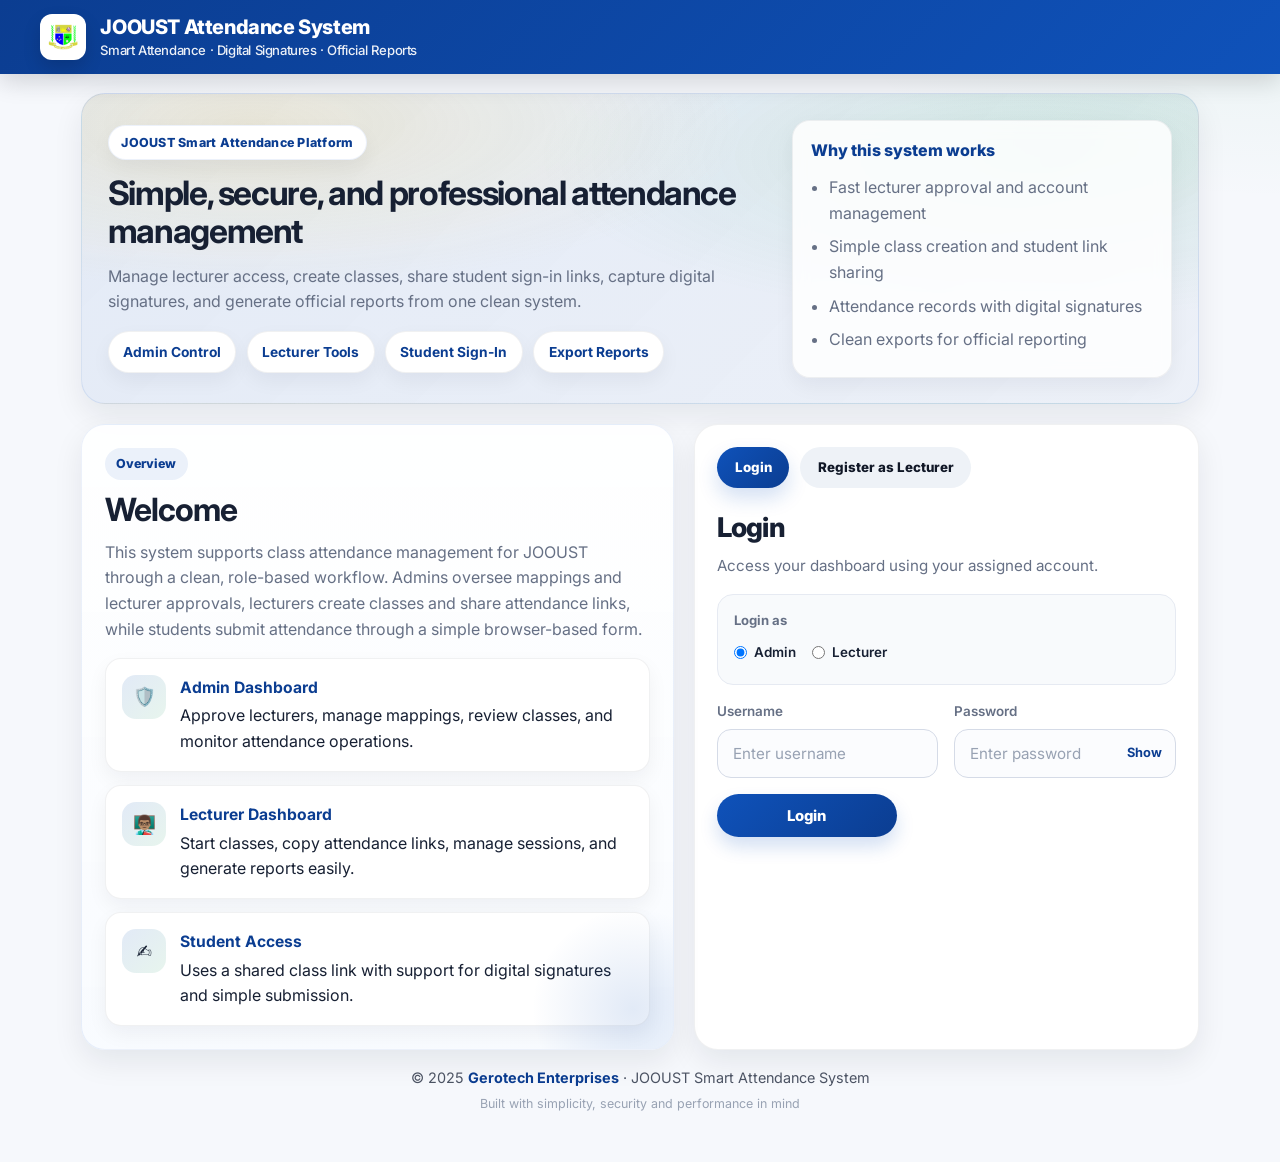
<file: index.html>
<!DOCTYPE html>
<html lang="en">
<head>
  <meta charset="UTF-8" />
  <meta name="viewport" content="width=device-width, initial-scale=1.0" />
  <title>JOOUST Attendance System - Login</title>

  <link rel="preconnect" href="https://fonts.googleapis.com">
  <link rel="preconnect" href="https://fonts.gstatic.com" crossorigin>
  <link href="https://fonts.googleapis.com/css2?family=Inter:wght@400;500;600;700;800&display=swap" rel="stylesheet">
  <link rel="stylesheet" href="./css/styles.css" />
</head>
<body>
  <header id="mainHeader">
    <div class="header-inner">
      <div class="brand">
        <img src="./assets/logo.jpg" alt="JOOUST Logo" />
        <h1>
          JOOUST Attendance System
          <span>Smart Attendance · Digital Signatures · Official Reports</span>
        </h1>
      </div>
    </div>
  </header>

  <main class="auth-wrap">
    <section class="hero hero-premium">
      <div class="hero-premium-grid">
        <div>
          <div class="eyebrow">JOOUST Smart Attendance Platform</div>
          <h2>Simple, secure, and professional attendance management</h2>
          <p>
            Manage lecturer access, create classes, share student sign-in links, capture digital signatures,
            and generate official reports from one clean system.
          </p>

          <div class="hero-badges">
            <span class="hero-badge">Admin Control</span>
            <span class="hero-badge">Lecturer Tools</span>
            <span class="hero-badge">Student Sign-In</span>
            <span class="hero-badge">Export Reports</span>
          </div>
        </div>

        <div class="hero-mini-card">
          <div class="hero-mini-title">Why this system works</div>
          <ul class="hero-mini-list">
            <li>Fast lecturer approval and account management</li>
            <li>Simple class creation and student link sharing</li>
            <li>Attendance records with digital signatures</li>
            <li>Clean exports for official reporting</li>
          </ul>
        </div>
      </div>
    </section>

    <section class="auth-grid improved-auth-grid">
      <div class="auth-side premium-side">
        <div class="section-label">Overview</div>
        <h2>Welcome</h2>
        <p>
          This system supports class attendance management for JOOUST through a clean, role-based workflow.
          Admins oversee mappings and lecturer approvals, lecturers create classes and share attendance links,
          while students submit attendance through a simple browser-based form.
        </p>

        <div class="feature-list">
          <div class="feature-item premium-feature">
            <div class="feature-icon">🛡️</div>
            <div>
              <b>Admin Dashboard</b>
              Approve lecturers, manage mappings, review classes, and monitor attendance operations.
            </div>
          </div>

          <div class="feature-item premium-feature">
            <div class="feature-icon">👨🏽‍🏫</div>
            <div>
              <b>Lecturer Dashboard</b>
              Start classes, copy attendance links, manage sessions, and generate reports easily.
            </div>
          </div>

          <div class="feature-item premium-feature">
            <div class="feature-icon">✍️</div>
            <div>
              <b>Student Access</b>
              Uses a shared class link with support for digital signatures and simple submission.
            </div>
          </div>
        </div>
      </div>

      <div class="auth-panel premium-auth-panel">
        <div class="tabs-lite better-tabs">
          <button type="button" class="tab-lite active" id="showLoginTab">Login</button>
          <button type="button" class="tab-lite" id="showRegisterTab">Register as Lecturer</button>
        </div>

        <section id="loginSection">
          <div class="form-heading">
            <h2 class="panel-title">Login</h2>
            <p class="panel-subtitle">Access your dashboard using your assigned account.</p>
          </div>

          <div class="role-box">
            <label class="role-box-title">Login as</label>
            <div class="role-options">
              <label class="role-option">
                <input type="radio" name="loginRole" value="admin" checked />
                <span>Admin</span>
              </label>
              <label class="role-option">
                <input type="radio" name="loginRole" value="lecturer" />
                <span>Lecturer</span>
              </label>
            </div>
          </div>

          <div class="row">
            <div>
              <label for="loginUsername">Username</label>
              <input id="loginUsername" type="text" placeholder="Enter username" autocomplete="username" />
            </div>
            <div class="input-wrap">
              <label for="loginPassword">Password</label>
              <input id="loginPassword" type="password" placeholder="Enter password" autocomplete="current-password" />
              <span class="password-toggle" id="toggleLoginPwd">Show</span>
            </div>
          </div>

          <div class="btn-group">
            <button class="btn btn-primary btn-wide" id="loginBtn">
              <span id="loginBtnText">Login</span>
            </button>
          </div>

          <div id="loginMessage" class="alert hidden"></div>
        </section>

        <section id="lecturerRegistrationSection" class="hidden">
          <div class="form-heading">
            <h2 class="panel-title">Lecturer Registration</h2>
            <p class="panel-subtitle">Create your lecturer account for admin approval.</p>
          </div>

          <div class="alert alert-info">
            Your account will remain <b>pending</b> until approved by the Admin.
          </div>

          <div class="row">
            <div>
              <label for="regSalutation">Salutation</label>
              <select id="regSalutation">
                <option value="Dr.">Dr.</option>
                <option value="Mr.">Mr.</option>
                <option value="Mrs.">Mrs.</option>
                <option value="Ms.">Ms.</option>
                <option value="Prof.">Prof.</option>
              </select>
            </div>
            <div>
              <label for="regFullName">Full Name</label>
              <input id="regFullName" type="text" placeholder="e.g. Jane Doe" />
            </div>
          </div>

          <div class="row">
            <div>
              <label for="regPF">PF No / ID</label>
              <input id="regPF" type="text" placeholder="Enter PF No / ID" />
            </div>
            <div>
              <label for="regUsername">Preferred Username</label>
              <input id="regUsername" type="text" placeholder="e.g. jdoe" />
            </div>
            <div class="input-wrap">
              <label for="regPassword">Password</label>
              <input id="regPassword" type="password" placeholder="Create password" />
              <span class="password-toggle" id="toggleRegPwd">Show</span>
            </div>
          </div>

          <div class="btn-group">
            <button class="btn btn-primary btn-wide" id="submitLecturerRegistration">
              <span id="registerBtnText">Submit Registration</span>
            </button>
          </div>

          <div id="lecturerRegMessage" class="alert hidden"></div>
        </section>
      </div>
    </section>

    <div class="footer">
      © 2025 <b>Gerotech Enterprises</b> · JOOUST Smart Attendance System
      <span class="footer-sub">Built with simplicity, security and performance in mind</span>
    </div>
  </main>

  <script src="./js/app.js"></script>
  <script>
    function showAuthPanel(panel){
      const loginSection = document.getElementById("loginSection");
      const regSection = document.getElementById("lecturerRegistrationSection");
      const loginTab = document.getElementById("showLoginTab");
      const regTab = document.getElementById("showRegisterTab");

      if(panel === "login"){
        loginSection.classList.remove("hidden");
        regSection.classList.add("hidden");
        loginTab.classList.add("active");
        regTab.classList.remove("active");
      } else {
        regSection.classList.remove("hidden");
        loginSection.classList.add("hidden");
        regTab.classList.add("active");
        loginTab.classList.remove("active");
      }
    }

    function setupPasswordToggle(toggleId, inputId){
      const toggle = document.getElementById(toggleId);
      const input = document.getElementById(inputId);

      toggle.addEventListener("click", ()=>{
        if(input.type === "password"){
          input.type = "text";
          toggle.textContent = "Hide";
        } else {
          input.type = "password";
          toggle.textContent = "Show";
        }
      });
    }

    setupPasswordToggle("toggleLoginPwd", "loginPassword");
    setupPasswordToggle("toggleRegPwd", "regPassword");

    document.getElementById("showLoginTab").addEventListener("click", ()=> showAuthPanel("login"));
    document.getElementById("showRegisterTab").addEventListener("click", ()=> showAuthPanel("register"));

    document.getElementById("submitLecturerRegistration").addEventListener("click", ()=>{
      const salutation = document.getElementById("regSalutation").value;
      const fullName = document.getElementById("regFullName").value.trim();
      const pf = document.getElementById("regPF").value.trim();
      const username = document.getElementById("regUsername").value.trim();
      const password = document.getElementById("regPassword").value;
      const msgEl = document.getElementById("lecturerRegMessage");
      const btn = document.getElementById("submitLecturerRegistration");
      const btnText = document.getElementById("registerBtnText");

      if(!fullName || !pf || !username || !password){
        setAlert(msgEl,"Please fill all required fields.","danger");
        return;
      }

      btn.disabled = true;
      btnText.textContent = "Submitting...";

      setTimeout(()=>{
        let data = loadData();

        if(data.lecturers.some(l=>l.username===username) || data.admins.some(a=>a.username===username)){
          setAlert(msgEl,"Username already exists.","danger");
          btn.disabled = false;
          btnText.textContent = "Submit Registration";
          return;
        }

        data.lecturers.push({
          id: uuid(),
          salutation,
          fullName,
          pf,
          username,
          password,
          approved: false
        });

        saveData(data);

        setAlert(msgEl,"Registration submitted successfully. Wait for Admin approval.","success");

        document.getElementById("regFullName").value = "";
        document.getElementById("regPF").value = "";
        document.getElementById("regUsername").value = "";
        document.getElementById("regPassword").value = "";

        btn.disabled = false;
        btnText.textContent = "Submit Registration";
      }, 700);
    });

    document.getElementById("loginBtn").addEventListener("click", ()=>{
      const username = document.getElementById("loginUsername").value.trim();
      const password = document.getElementById("loginPassword").value;
      const role = document.querySelector('input[name="loginRole"]:checked').value;
      const msgEl = document.getElementById("loginMessage");
      const btn = document.getElementById("loginBtn");
      const btnText = document.getElementById("loginBtnText");

      if(!username || !password){
        setAlert(msgEl,"Please enter username and password.","danger");
        return;
      }

      btn.disabled = true;
      btnText.textContent = "Checking...";

      setTimeout(()=>{
        const data = loadData();

        if(role === "admin"){
          const found = data.admins.find(a=>a.username===username && a.password===password);

          if(!found){
            setAlert(msgEl,"Invalid admin credentials.","danger");
            btn.disabled = false;
            btnText.textContent = "Login";
            return;
          }

          const session = {
            role: "admin",
            username: username,
            loginTime: new Date().toISOString()
          };

          localStorage.setItem("currentUser", JSON.stringify(session));
          setAlert(msgEl,"Login successful! Redirecting...","success");

          setTimeout(()=>{
            window.location.href = "admin.html";
          }, 800);
          return;
        }

        const lecturer = data.lecturers.find(l=>l.username===username && l.password===password);

        if(!lecturer){
          setAlert(msgEl,"Lecturer not found or wrong password.","danger");
          btn.disabled = false;
          btnText.textContent = "Login";
          return;
        }

        if(!lecturer.approved){
          setAlert(msgEl,"Your account is pending approval by Admin.","danger");
          btn.disabled = false;
          btnText.textContent = "Login";
          return;
        }

        const session = {
          role: "lecturer",
          id: lecturer.id,
          username: lecturer.username,
          loginTime: new Date().toISOString()
        };

        localStorage.setItem("currentUser", JSON.stringify(session));
        setAlert(msgEl,"Login successful! Redirecting...","success");

        setTimeout(()=>{
          window.location.href = "lecturer.html";
        }, 800);
      }, 700);
    });
  </script>
</body>
</html>
</file>
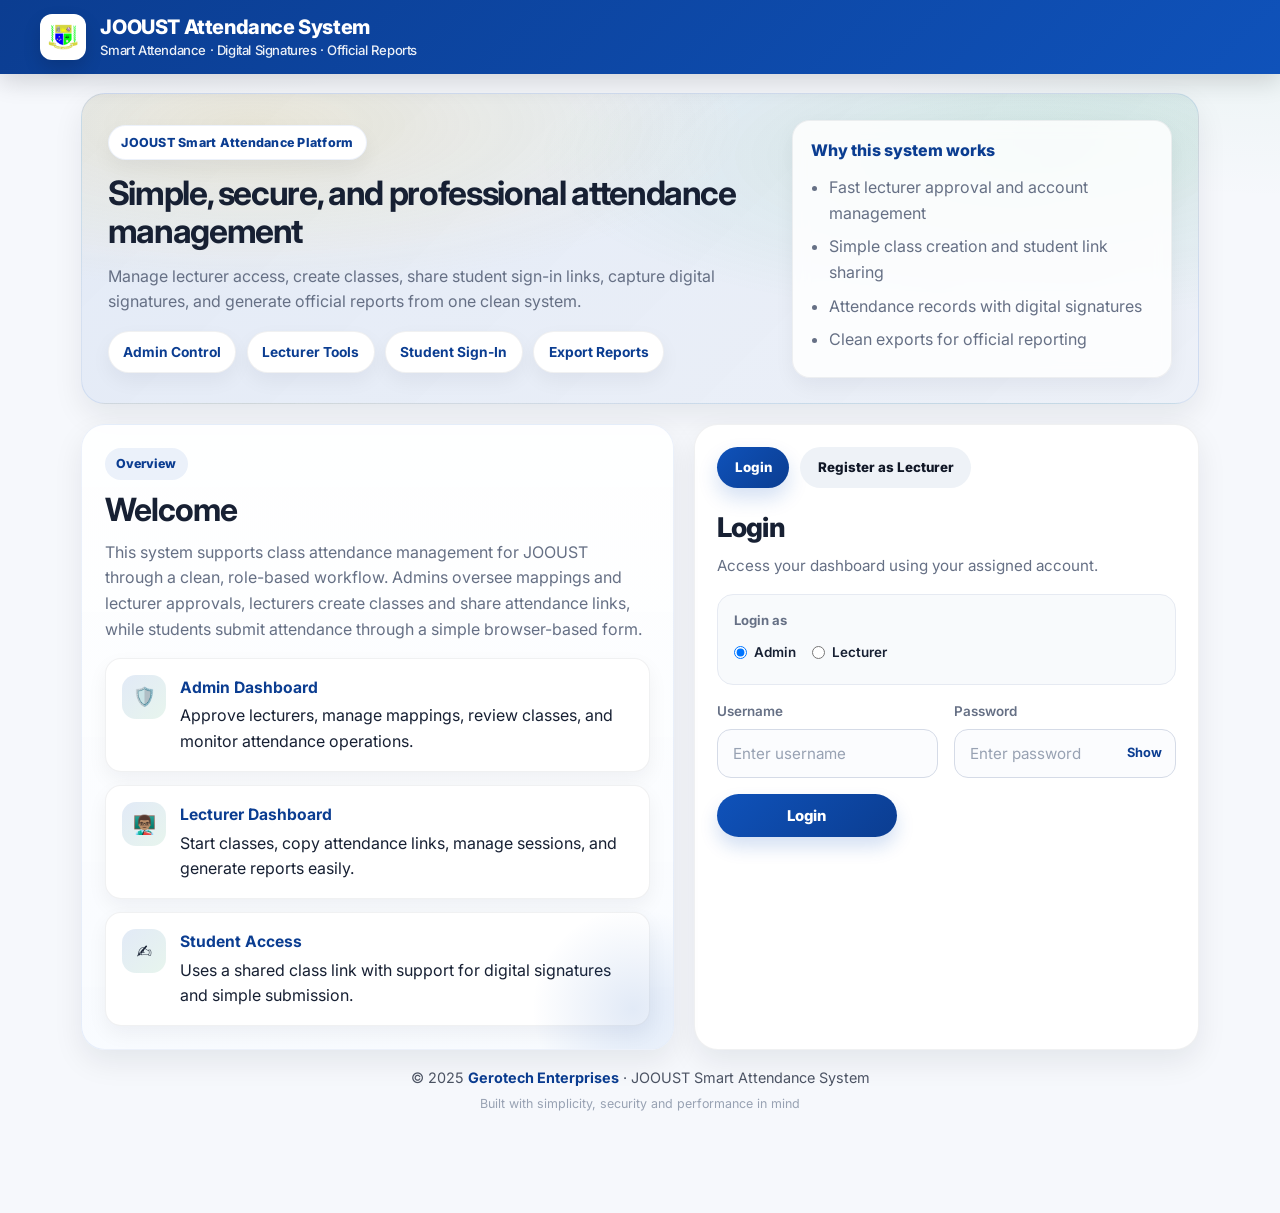
<file: admin.html>
<!DOCTYPE html>
<html lang="en">
<head>
  <meta charset="UTF-8" />
  <meta name="viewport" content="width=device-width, initial-scale=1.0" />
  <title>JOOUST Admin Dashboard</title>
  <link rel="stylesheet" href="./css/styles.css" />
</head>
<body>
  <section id="adminDashboard" class="admin-shell">
    <aside class="admin-sidebar">
      <div class="admin-brand">
        <img src="./assets/logo.jpg" alt="JOOUST Logo" class="admin-brand-image" />
        <div>
          <div class="admin-brand-title">JOOUST</div>
          <div class="admin-brand-subtitle">Attendance System</div>
        </div>
      </div>

      <nav class="admin-menu">
        <div class="admin-menu-group">MAIN</div>

        <button class="admin-menu-item active" data-admin-view="dashboardHome">
          <span>🏠</span><span>Dashboard</span>
        </button>

        <button class="admin-menu-item" data-admin-view="classesTab">
          <span>📚</span><span>Classes</span>
        </button>

        <button class="admin-menu-item" data-admin-view="lecturersTab">
          <span>👨🏽‍🏫</span><span>Lecturers</span>
        </button>

        <div class="admin-menu-group">MANAGE</div>

        <button class="admin-menu-item" data-admin-view="reportsTab">
          <span>📊</span><span>Reports</span>
        </button>

        <button class="admin-menu-item" data-admin-view="fraudTab">
          <span>🚨</span><span>Fraud Review</span>
        </button>

        <button class="admin-menu-item" data-admin-view="exportsTab">
          <span>⬇️</span><span>Raw Exports</span>
        </button>

        <div class="admin-menu-group">SETTINGS</div>

        <button class="admin-menu-item" id="adminProfileBtn">
          <span>🔐</span><span>Change Password</span>
        </button>

        <button class="admin-menu-item" id="adminLogoutBtn">
          <span>🚪</span><span>Logout</span>
        </button>
      </nav>
    </aside>

    <div class="admin-main">
      <header class="admin-topbar">
        <div class="admin-topbar-left">
          <button class="admin-menu-toggle" id="adminMenuToggle">☰</button>
          <div class="admin-search-wrap">
            <input type="text" id="adminSearchBox" class="admin-search" placeholder="Search by course title, code, programme, lecturer..." />
          </div>
        </div>

        <div class="admin-topbar-right">
          <div class="admin-user-box">
            <img src="./assets/logo.jpg" alt="JOOUST" class="admin-top-logo-small" />
            <span id="adminTopName">Admin</span>
          </div>
        </div>
      </header>

      <div class="admin-content one-page-tight">
        <section id="dashboardHome" class="admin-view">
          <div class="admin-panel">
            <h2>JOOUST Admin Dashboard</h2>
            <p class="page-intro">Monitor lecturers, classes, attendance, and possible fraud indicators in real time.</p>

            <div class="admin-stat-grid">
              <div class="admin-stat-card green">
                <div class="admin-stat-number" id="kpiClasses">0</div>
                <div class="admin-stat-label">Classes</div>
                <div class="admin-stat-footer">Live overview</div>
              </div>

              <div class="admin-stat-card red">
                <div class="admin-stat-number" id="kpiAttendance">0</div>
                <div class="admin-stat-label">Attendance Records</div>
                <div class="admin-stat-footer">Live overview</div>
              </div>
            </div>
          </div>

          <div class="admin-grid-2">
            <div class="admin-panel">
              <h3>Recent Classes</h3>
              <div id="recentClassesBox" class="admin-table-wrap"></div>
            </div>

            <div class="admin-panel">
              <h3>Latest Attendance</h3>
              <div id="latestAttendanceBox" class="admin-table-wrap"></div>
            </div>
          </div>
        </section>

        <section id="lecturersTab" class="admin-view hidden admin-panel">
          <h3>Lecturer Accounts</h3>
          <p class="page-intro">Approve new registrations and manage lecturer accounts.</p>
          <div id="lecturersTableWrapper" class="muted" style="margin-top:1rem;"></div>
        </section>

        <section id="classesTab" class="admin-view hidden admin-panel">
          <div class="sheet-header">
            <div>
              <h3 style="margin:.1rem 0;">All Classes</h3>
              <div class="small">Compact premium monitoring with advanced filters and class-sheet access.</div>
            </div>
          </div>

          <div class="filter-card compact">
            <div class="filter-toolbar-extended">
              <div>
                <label for="adminClassFilter">Search</label>
                <input id="adminClassFilter" type="text" placeholder="Search title, code, lecturer, programme, faculty" />
              </div>

              <div>
                <label for="filterMode">Mode</label>
                <select id="filterMode">
                  <option value="">All</option>
                  <option value="physical">Physical</option>
                  <option value="online">Online</option>
                </select>
              </div>

              <div>
                <label for="filterStatus">Status</label>
                <select id="filterStatus">
                  <option value="">All</option>
                  <option value="open">Open</option>
                  <option value="closed">Closed</option>
                </select>
              </div>

              <div>
                <label for="filterFraud">Fraud</label>
                <select id="filterFraud">
                  <option value="">All</option>
                  <option value="flagged">Flagged only</option>
                  <option value="clean">Clean only</option>
                </select>
              </div>
            </div>

            <div class="filter-toolbar-extended">
              <div>
                <label for="filterFaculty">Faculty / School</label>
                <input id="filterFaculty" type="text" placeholder="e.g. Education" />
              </div>

              <div>
                <label for="filterLecturer">Lecturer</label>
                <input id="filterLecturer" type="text" placeholder="e.g. Dr. Jane Doe" />
              </div>

              <div>
                <label for="filterAttendance">Attendance</label>
                <select id="filterAttendance">
                  <option value="">All</option>
                  <option value="0">Zero attendance</option>
                  <option value="1plus">1 and above</option>
                  <option value="5plus">5 and above</option>
                </select>
              </div>

              <div>
                <label for="filterSort">Sort By</label>
                <select id="filterSort">
                  <option value="date_desc">Newest first</option>
                  <option value="date_asc">Oldest first</option>
                  <option value="attendance_desc">Attendance high-low</option>
                  <option value="attendance_asc">Attendance low-high</option>
                  <option value="title_asc">Title A-Z</option>
                </select>
              </div>
            </div>

            <div class="filter-inline-actions">
              <button class="btn btn-primary" id="applyClassFiltersBtn">Apply Filters</button>
              <button class="btn btn-secondary" id="resetClassFiltersBtn">Reset</button>
            </div>
          </div>

          <div id="adminClassesTableWrapper" class="muted" style="margin-top:.9rem;"></div>
        </section>

        <section id="classSheetTab" class="admin-view hidden admin-panel">
          <div class="sheet-header">
            <div>
              <div class="sheet-title" id="classSheetTitle">Class Attendance Sheet</div>
              <div class="sheet-subtitle" id="classSheetSubtitle">Detailed attendance records for selected class</div>
            </div>
            <div class="compact-actions">
              <button class="back-link" id="backToClassesBtn">← Back to Classes</button>
            </div>
          </div>

          <div class="class-sheet-summary">
            <div class="sheet-stat">
              <div class="label">Total Attendance</div>
              <div class="value" id="sheetTotalAttendance">0</div>
            </div>
            <div class="sheet-stat">
              <div class="label">Class Mode</div>
              <div class="value" id="sheetClassMode">-</div>
            </div>
            <div class="sheet-stat">
              <div class="label">Venue</div>
              <div class="value" id="sheetVenue">-</div>
            </div>
            <div class="sheet-stat">
              <div class="label">Date & Time</div>
              <div class="value" id="sheetDateTime">-</div>
            </div>
          </div>

          <div class="sheet-filter-bar">
            <div>
              <label for="sheetSearch">Search Attendees</label>
              <input id="sheetSearch" type="text" placeholder="Search by name, admission or device" />
            </div>
            <div>
              <label for="sheetSuspiciousOnly">Suspicious</label>
              <select id="sheetSuspiciousOnly">
                <option value="">All attendees</option>
                <option value="yes">Suspicious only</option>
              </select>
            </div>
            <div>
              <label for="sheetSort">Sort</label>
              <select id="sheetSort">
                <option value="time_desc">Latest first</option>
                <option value="time_asc">Earliest first</option>
                <option value="name_asc">Name A-Z</option>
              </select>
            </div>
          </div>

          <div class="compact-actions" style="margin-bottom:.85rem;">
            <button class="btn btn-primary" id="sheetApplyFiltersBtn">Apply</button>
            <button class="btn btn-secondary" id="sheetResetFiltersBtn">Reset</button>
            <button class="btn btn-primary" id="sheetExportCsvBtn">Export Attendance CSV</button>
            <button class="btn btn-secondary" id="sheetExportExcelBtn">Export Attendance Excel</button>
          </div>

          <div id="classSheetTableWrap"></div>
        </section>

        <section id="reportsTab" class="admin-view hidden admin-panel">
          <h3>Reports</h3>
          <p class="page-intro">Filter by academic and class details and export polished reports.</p>

          <div class="row">
            <div>
              <label for="repFacultySchool">Faculty / School</label>
              <select id="repFacultySchool"></select>
            </div>
            <div>
              <label for="repProgramme">Programme</label>
              <select id="repProgramme"></select>
            </div>
            <div>
              <label for="repAcademicYear">Academic Year</label>
              <select id="repAcademicYear"></select>
            </div>
          </div>

          <div class="row">
            <div>
              <label for="repYearOfStudy">Year of Study</label>
              <select id="repYearOfStudy"></select>
            </div>
            <div>
              <label for="repSemester">Semester</label>
              <select id="repSemester"></select>
            </div>
            <div>
              <label for="repCourseTitle">Course Title</label>
              <input id="repCourseTitle" type="text" placeholder="e.g. Communication Skills" />
            </div>
          </div>

          <div class="row">
            <div>
              <label for="repCourseCode">Course Code</label>
              <input id="repCourseCode" type="text" placeholder="e.g. BIT 1203" />
            </div>
            <div>
              <label for="repLecturerName">Lecturer Name</label>
              <select id="repLecturerName"></select>
            </div>
            <div>
              <label for="repClassMode">Class Mode</label>
              <select id="repClassMode">
                <option value="">All</option>
                <option value="physical">Physical</option>
                <option value="online">Online</option>
              </select>
            </div>
          </div>

          <div class="row">
            <div>
              <label for="repStatus">Status</label>
              <select id="repStatus">
                <option value="">All</option>
                <option value="open">Open</option>
                <option value="closed">Closed</option>
              </select>
            </div>
          </div>

          <div class="btn-group">
            <button class="btn btn-primary" id="generateReportBtn">
              <span id="generateReportText">Generate Report</span>
            </button>
          </div>

          <div id="reportArea" class="hidden" style="margin-top:1rem;">
            <div class="btn-group">
              <button class="btn btn-primary" id="exportPdfBtn">Download PDF</button>
              <button class="btn btn-secondary" id="exportWordBtn">Download Word</button>
              <button class="btn btn-secondary" id="exportExcelBtn">Download Excel</button>
            </div>

            <div id="reportMeta" class="muted" style="margin-top:.6rem;"></div>
            <table id="reportTable"></table>
          </div>
        </section>

        <section id="fraudTab" class="admin-view hidden admin-panel">
          <h3>Fraud Review</h3>
          <p class="page-intro">Review suspicious attendance submissions such as repeated devices and duplicate admission numbers.</p>

          <div class="btn-group">
            <button class="btn btn-primary" id="refreshFraudBtn">Refresh Fraud Review</button>
            <button class="btn btn-secondary" id="exportFraudBtn">Export Fraud Report</button>
          </div>

          <div id="fraudReviewWrapper" style="margin-top:1rem;"></div>
        </section>

        <section id="exportsTab" class="admin-view hidden admin-panel">
          <h3>Raw Attendance Export</h3>
          <p class="page-intro">Export attendance with names, admission numbers, timestamps, signatures, and device fingerprint.</p>

          <div class="row">
            <div>
              <label for="rawClassPick">Pick Class</label>
              <select id="rawClassPick"></select>
            </div>
            <div>
              <label>Export Format</label>
              <div class="btn-group" style="margin-top:.2rem;">
                <button class="btn btn-primary" id="rawExportCsvBtn">Download CSV</button>
                <button class="btn btn-secondary" id="rawExportExcelBtn">Download Excel</button>
              </div>
            </div>
          </div>

          <div id="rawExportMsg" class="alert hidden"></div>
        </section>

        <div class="footer">
          © 2025 <b>Gerotech Enterprises</b> · JOOUST Smart Attendance System
          <span class="footer-sub">Built with simplicity, security and performance in mind</span>
        </div>
      </div>
    </div>
  </section>

  <div id="pwdModal" class="hidden" style="position:fixed;inset:0;z-index:9999;background:rgba(15,23,42,.62);display:flex;align-items:center;justify-content:center;padding:1rem;">
    <div class="card" style="width:min(520px,96%);box-shadow:var(--shadow-soft);">
      <h3 style="margin:.1rem 0 .6rem;">Change Password</h3>

      <div class="row">
        <div class="input-wrap">
          <label for="pwdOld">Current Password</label>
          <input id="pwdOld" type="password" />
          <span class="password-toggle" id="toggleOldPwd">Show</span>
        </div>
      </div>

      <div class="row">
        <div class="input-wrap">
          <label for="pwdNew">New Password</label>
          <input id="pwdNew" type="password" />
          <span class="password-toggle" id="toggleNewPwd">Show</span>
        </div>
        <div class="input-wrap">
          <label for="pwdNew2">Confirm New Password</label>
          <input id="pwdNew2" type="password" />
          <span class="password-toggle" id="toggleNewPwd2">Show</span>
        </div>
      </div>

      <div class="btn-group">
        <button class="btn btn-primary" id="pwdSaveBtn"><span id="pwdSaveText">Save</span></button>
        <button class="btn btn-secondary" id="pwdCloseBtn">Close</button>
      </div>

      <div id="pwdMsg" class="alert hidden" style="margin-top:.8rem;"></div>
    </div>
  </div>

  <script src="./js/app.js"></script>
  <script>
    let currentUser = null;
    let adminLiveRefresh = null;
    let selectedClassId = null;

    function setupPasswordToggle(toggleId, inputId){
      const toggle = document.getElementById(toggleId);
      const input = document.getElementById(inputId);
      toggle.addEventListener("click", ()=>{
        if(input.type === "password"){
          input.type = "text";
          toggle.textContent = "Hide";
        } else {
          input.type = "password";
          toggle.textContent = "Show";
        }
      });
    }

    function showEmptyState(el, title, message){
      el.innerHTML = `
        <div class="empty-state">
          <h3>${title}</h3>
          <p>${message}</p>
        </div>
      `;
    }

    function showAdminView(viewId){
      document.querySelectorAll(".admin-view").forEach(v=>{
        v.classList.toggle("hidden", v.id !== viewId);
      });
      document.querySelectorAll(".admin-menu-item[data-admin-view]").forEach(btn=>{
        btn.classList.toggle("active", btn.getAttribute("data-admin-view") === viewId);
      });
    }

    function setupAdminMenu(){
      document.querySelectorAll(".admin-menu-item[data-admin-view]").forEach(btn=>{
        btn.addEventListener("click", ()=>{
          showAdminView(btn.getAttribute("data-admin-view"));
        });
      });

      document.getElementById("adminMenuToggle").addEventListener("click", ()=>{
        document.getElementById("adminDashboard").classList.toggle("sidebar-open");
      });

      document.getElementById("adminProfileBtn").addEventListener("click", ()=>{
        clearAlert(document.getElementById("pwdMsg"));
        document.getElementById("pwdOld").value = "";
        document.getElementById("pwdNew").value = "";
        document.getElementById("pwdNew2").value = "";
        document.getElementById("pwdModal").classList.remove("hidden");
      });

      document.getElementById("adminLogoutBtn").addEventListener("click", ()=>{
        localStorage.removeItem("currentUser");
        window.location.href = "index.html";
      });
    }

    function populateReportDropdowns(){
      const data = loadData();

      const facultyOptions = [
        "School of Informatics",
        "School of Education",
        "School of Business and Economics",
        "School of Health Sciences",
        "School of Engineering",
        "School of Agriculture and Food Security",
        "School of Arts and Social Sciences",
        "School of Law"
      ];

      const programmeOptions = [
        "Bachelor of Education Arts",
        "Bachelor of Education Science",
        "Bachelor of Science in Information Technology",
        "Bachelor of Science in Computer Science",
        "Diploma in Information Technology",
        "Diploma in Linux Engineering for IT Applications",
        "Bachelor of Business Administration",
        "Bachelor of Science in Nursing",
        "Bachelor of Science in Public Health"
      ];

      const academicYears = [];
      for(let y = 2025; y <= 2050; y++){
        academicYears.push(`${y}/${y + 1}`);
      }

      const yearOfStudyOptions = ["1", "2", "3", "4", "5", "6"];
      const semesterOptions = ["1", "2", "3", "4"];

      const lecturerOptions = data.lecturers
        .filter(l => l.approved)
        .map(l => `${l.salutation} ${l.fullName}`);

      setOptions(document.getElementById("repFacultySchool"), facultyOptions, "All Faculties / Schools");
      setOptions(document.getElementById("repProgramme"), programmeOptions, "All Programmes");
      setOptions(document.getElementById("repAcademicYear"), academicYears, "All Academic Years");
      setOptions(document.getElementById("repYearOfStudy"), yearOfStudyOptions, "All Years of Study");
      setOptions(document.getElementById("repSemester"), semesterOptions, "All Semesters");
      setOptions(document.getElementById("repLecturerName"), lecturerOptions, "All Lecturers");
    }

    function fraudSummaryForClass(classId, attendance){
      const classAttendance = attendance.filter(a=>a.classId === classId);
      const deviceCounts = {};
      const admissionCounts = {};

      classAttendance.forEach(a=>{
        if(a.deviceFingerprint){
          deviceCounts[a.deviceFingerprint] = (deviceCounts[a.deviceFingerprint] || 0) + 1;
        }
        const adm = String(a.admission || "").trim().toLowerCase();
        if(adm){
          admissionCounts[adm] = (admissionCounts[adm] || 0) + 1;
        }
      });

      return {
        repeatedDevices: Object.values(deviceCounts).filter(n=>n > 1).length,
        repeatedAdmissions: Object.values(admissionCounts).filter(n=>n > 1).length
      };
    }

    function getSuspiciousKeysForClass(classId, attendance){
      const rows = attendance.filter(a=>a.classId === classId);
      const deviceCounts = {};
      const admissionCounts = {};

      rows.forEach(a=>{
        const device = a.deviceFingerprint || "";
        const adm = String(a.admission || "").trim().toLowerCase();

        if(device) deviceCounts[device] = (deviceCounts[device] || 0) + 1;
        if(adm) admissionCounts[adm] = (admissionCounts[adm] || 0) + 1;
      });

      return {
        repeatedDevices: Object.keys(deviceCounts).filter(k => deviceCounts[k] > 1),
        repeatedAdmissions: Object.keys(admissionCounts).filter(k => admissionCounts[k] > 1)
      };
    }

    function getFraudCases(){
      const data = loadData();
      const fraudCases = [];
      const byClass = {};

      data.attendance.forEach(record=>{
        if(!byClass[record.classId]) byClass[record.classId] = [];
        byClass[record.classId].push(record);
      });

      Object.keys(byClass).forEach(classId=>{
        const records = byClass[classId];
        const cls = data.classes.find(c=>c.id === classId);
        const deviceMap = {};
        const admissionMap = {};

        records.forEach(r=>{
          const device = r.deviceFingerprint || "";
          const admission = String(r.admission || "").trim().toLowerCase();

          if(device){
            if(!deviceMap[device]) deviceMap[device] = [];
            deviceMap[device].push(r);
          }

          if(admission){
            if(!admissionMap[admission]) admissionMap[admission] = [];
            admissionMap[admission].push(r);
          }
        });

        Object.keys(deviceMap).forEach(device=>{
          if(deviceMap[device].length > 1){
            deviceMap[device].forEach(r=>{
              fraudCases.push({
                classId,
                classLabel: cls ? `${cls.courseTitle || ""} (${cls.courseCode || ""})` : classId,
                studentName: `${r.surname || ""} ${r.first || ""}`.trim(),
                admission: r.admission || "",
                deviceFingerprint: r.deviceFingerprint || "",
                issue: "Repeated device",
                createdAt: r.createdAt || ""
              });
            });
          }
        });

        Object.keys(admissionMap).forEach(admission=>{
          if(admissionMap[admission].length > 1){
            admissionMap[admission].forEach(r=>{
              fraudCases.push({
                classId,
                classLabel: cls ? `${cls.courseTitle || ""} (${cls.courseCode || ""})` : classId,
                studentName: `${r.surname || ""} ${r.first || ""}`.trim(),
                admission: r.admission || "",
                deviceFingerprint: r.deviceFingerprint || "",
                issue: "Repeated admission",
                createdAt: r.createdAt || ""
              });
            });
          }
        });
      });

      return fraudCases;
    }

    function renderFraudReview(){
      const wrapper = document.getElementById("fraudReviewWrapper");
      const fraudCases = getFraudCases();
      const data = loadData();

      if(!fraudCases.length){
        wrapper.innerHTML = `
          <div class="empty-state">
            <h3>No fraud flags found</h3>
            <p>System clean ✔</p>
          </div>
        `;
        return;
      }

      wrapper.innerHTML = `
        <table>
          <thead>
            <tr>
              <th>Class</th>
              <th>Student</th>
              <th>Admission</th>
              <th>Device</th>
              <th>Issue</th>
              <th>Status</th>
              <th>Actions</th>
            </tr>
          </thead>
          <tbody>
            ${fraudCases.map(item=>{
              const isReviewed = data.fraudReviewed.includes(item.createdAt);
              return `
                <tr>
                  <td>${item.classLabel}</td>
                  <td>${item.studentName}</td>
                  <td>${item.admission}</td>
                  <td class="small">${item.deviceFingerprint}</td>
                  <td><span class="chip red">${item.issue}</span></td>
                  <td>${isReviewed ? `<span class="chip green">Reviewed</span>` : `<span class="chip red">Pending</span>`}</td>
                  <td>
                    <div class="table-actions">
                      <button class="btn btn-danger" onclick="deleteFraudRecord('${item.createdAt}')">Delete</button>
                      <button class="btn btn-secondary" onclick="markFraudReviewed('${item.createdAt}')">Mark Reviewed</button>
                    </div>
                  </td>
                </tr>
              `;
            }).join("")}
          </tbody>
        </table>
      `;
    }

    function deleteFraudRecord(createdAt){
      if(!confirm("Delete this suspicious attendance record?")) return;
      const data = loadData();
      data.attendance = data.attendance.filter(a => a.createdAt !== createdAt);
      data.fraudReviewed = data.fraudReviewed.filter(x => x !== createdAt);
      saveData(data);
      renderFraudReview();
      renderAdminClasses();
      renderDashboardHome();
      if(selectedClassId) openClassSheet(selectedClassId);
    }

    function markFraudReviewed(createdAt){
      const data = loadData();
      if(!data.fraudReviewed.includes(createdAt)){
        data.fraudReviewed.push(createdAt);
      }
      saveData(data);
      renderFraudReview();
    }

    function renderDashboardHome(){
      const data = loadData();
      document.getElementById("kpiClasses").textContent = data.classes.length;
      document.getElementById("kpiAttendance").textContent = data.attendance.length;

      const recentClasses = data.classes.slice().sort((a,b)=>(b.dateTime || "").localeCompare(a.dateTime || "")).slice(0,5);
      const latestAttendance = data.attendance.slice().sort((a,b)=>(b.createdAt || "").localeCompare(a.createdAt || "")).slice(0,5);

      const recentBox = document.getElementById("recentClassesBox");
      const latestBox = document.getElementById("latestAttendanceBox");

      if(!recentClasses.length){
        showEmptyState(recentBox, "No classes yet", "Classes created by lecturers will appear here.");
      } else {
        recentBox.innerHTML = `
          <table>
            <thead>
              <tr>
                <th>Course</th>
                <th>Code</th>
                <th>Lecturer</th>
                <th>Date</th>
              </tr>
            </thead>
            <tbody>
              ${recentClasses.map(c=>`
                <tr>
                  <td>${c.courseTitle || ""}</td>
                  <td>${c.courseCode || ""}</td>
                  <td>${c.lecturerName || ""}</td>
                  <td>${formatDateTime(c.dateTime)}</td>
                </tr>
              `).join("")}
            </tbody>
          </table>
        `;
      }

      if(!latestAttendance.length){
        showEmptyState(latestBox, "No attendance yet", "Submitted student attendance will appear here.");
      } else {
        latestBox.innerHTML = `
          <table>
            <thead>
              <tr>
                <th>Name</th>
                <th>Admission</th>
                <th>Time</th>
              </tr>
            </thead>
            <tbody>
              ${latestAttendance.map(a=>`
                <tr>
                  <td>${a.surname} ${a.first}</td>
                  <td>${a.admission}</td>
                  <td>${formatDateTime(a.createdAt)}</td>
                </tr>
              `).join("")}
            </tbody>
          </table>
        `;
      }
    }

    function renderAdminLecturers(){
      const wrapper = document.getElementById("lecturersTableWrapper");
      const data = loadData();

      if(!data.lecturers.length){
        showEmptyState(wrapper, "No lecturers registered", "New lecturer registrations will appear here for approval.");
        return;
      }

      wrapper.innerHTML = `
        <table>
          <thead>
            <tr>
              <th>Lecturer</th>
              <th>PF/ID</th>
              <th>Username</th>
              <th>Status</th>
              <th>Actions</th>
            </tr>
          </thead>
          <tbody>
            ${data.lecturers.map(lec=>`
              <tr>
                <td><b>${lec.salutation} ${lec.fullName}</b></td>
                <td>${lec.pf}</td>
                <td>${lec.username}</td>
                <td>${lec.approved ? `<span class="chip green">Approved</span>` : `<span class="chip red">Pending</span>`}</td>
                <td>
                  <div class="table-actions">
                    <button class="btn ${lec.approved ? "btn-secondary" : "btn-success"}" onclick="toggleLecturer('${lec.id}')">
                      ${lec.approved ? "Revoke" : "Approve"}
                    </button>
                    <button class="btn btn-danger" onclick="resetLecturerPwd('${lec.id}')">Reset Password</button>
                  </div>
                </td>
              </tr>
            `).join("")}
          </tbody>
        </table>
      `;
    }

    function toggleLecturer(id){
      const data = loadData();
      const lecturer = data.lecturers.find(l=>l.id===id);
      if(!lecturer) return;
      lecturer.approved = !lecturer.approved;
      saveData(data);
      renderAdminLecturers();
      populateReportDropdowns();
    }

    function resetLecturerPwd(id){
      const data = loadData();
      const lecturer = data.lecturers.find(l=>l.id===id);
      if(!lecturer) return;
      const newPwd = prompt("Enter new password for lecturer:", "1234");
      if(!newPwd) return;
      lecturer.password = newPwd;
      saveData(data);
      alert("Lecturer password reset successfully.");
    }

    function classMatchesSearch(cls, q){
      const s = q.toLowerCase();
      return (
        (cls.courseTitle || "").toLowerCase().includes(s) ||
        (cls.courseCode || "").toLowerCase().includes(s) ||
        (cls.lecturerName || "").toLowerCase().includes(s) ||
        (cls.programme || "").toLowerCase().includes(s) ||
        (cls.facultySchool || "").toLowerCase().includes(s) ||
        (cls.academicYear || "").toLowerCase().includes(s) ||
        (cls.yearOfStudy || "").toLowerCase().includes(s) ||
        (cls.semester || "").toLowerCase().includes(s) ||
        (cls.classMode || "").toLowerCase().includes(s)
      );
    }

    function getFilteredClasses(){
      const data = loadData();
      const q = document.getElementById("adminClassFilter").value.trim();
      const mode = document.getElementById("filterMode").value;
      const status = document.getElementById("filterStatus").value;
      const fraudFilter = document.getElementById("filterFraud").value;
      const faculty = document.getElementById("filterFaculty").value.trim().toLowerCase();
      const lecturer = document.getElementById("filterLecturer").value.trim().toLowerCase();
      const attendanceFilter = document.getElementById("filterAttendance").value;
      const sortBy = document.getElementById("filterSort").value;

      let rows = data.classes.filter(cls=>{
        const textMatch = !q || classMatchesSearch(cls, q);
        const modeMatch = !mode || (cls.classMode || "physical") === mode;
        const statusMatch = !status || cls.status === status;
        const facultyMatch = !faculty || (cls.facultySchool || "").toLowerCase().includes(faculty);
        const lecturerMatch = !lecturer || (cls.lecturerName || "").toLowerCase().includes(lecturer);

        const fraud = fraudSummaryForClass(cls.id, data.attendance);
        const isFlagged = fraud.repeatedDevices > 0 || fraud.repeatedAdmissions > 0;
        const fraudMatch =
          !fraudFilter ||
          (fraudFilter === "flagged" && isFlagged) ||
          (fraudFilter === "clean" && !isFlagged);

        const count = data.attendance.filter(a=>a.classId === cls.id).length;
        const attendanceMatch =
          !attendanceFilter ||
          (attendanceFilter === "0" && count === 0) ||
          (attendanceFilter === "1plus" && count >= 1) ||
          (attendanceFilter === "5plus" && count >= 5);

        return textMatch && modeMatch && statusMatch && facultyMatch && lecturerMatch && fraudMatch && attendanceMatch;
      });

      rows.sort((a,b)=>{
        const countA = data.attendance.filter(x=>x.classId === a.id).length;
        const countB = data.attendance.filter(x=>x.classId === b.id).length;

        if(sortBy === "date_asc") return (a.dateTime || "").localeCompare(b.dateTime || "");
        if(sortBy === "attendance_desc") return countB - countA;
        if(sortBy === "attendance_asc") return countA - countB;
        if(sortBy === "title_asc") return (a.courseTitle || "").localeCompare(b.courseTitle || "");
        return (b.dateTime || "").localeCompare(a.dateTime || "");
      });

      return rows;
    }

    function renderAdminClasses(){
      const wrap = document.getElementById("adminClassesTableWrapper");
      const data = loadData();
      const filtered = getFilteredClasses();

      if(!data.classes.length){
        wrap.innerHTML = `
          <div class="table-empty">
            <div class="empty-state">
              <h3>No classes available</h3>
              <p>Classes created by lecturers will appear here for monitoring.</p>
            </div>
          </div>
        `;
        return;
      }

      if(!filtered.length){
        wrap.innerHTML = `
          <div class="table-empty">
            <div class="empty-state">
              <h3>No matching classes</h3>
              <p>Adjust your filters and try again.</p>
            </div>
          </div>
        `;
        return;
      }

      function line(label, value){
        return value ? `<div class="class-meta"><b>${label}:</b> ${value}</div>` : "";
      }

      wrap.innerHTML = `
        <div class="premium-table-wrap">
          <table class="classes-table">
            <thead>
              <tr>
                <th style="width:22%;">Course Details</th>
                <th style="width:27%;">Programme Info</th>
                <th style="width:17%;">Mode / Geofence</th>
                <th style="width:16%;">Venue / Date</th>
                <th style="width:7%;">Status</th>
                <th style="width:7%;">Attendance</th>
                <th style="width:12%;">Fraud</th>
              </tr>
            </thead>
            <tbody>
              ${filtered.map(cls=>{
                const count = data.attendance.filter(a=>a.classId === cls.id).length;
                const fraud = fraudSummaryForClass(cls.id, data.attendance);
                const isPhysical = (cls.classMode || "physical") === "physical";

                return `
                  <tr>
                    <td>
                      <div class="class-title">${cls.courseTitle || "Untitled Class"}</div>
                      ${cls.courseCode ? `<div class="class-code">${cls.courseCode}</div>` : ""}
                      <div class="class-meta"><b>Lecturer:</b> ${cls.lecturerName || "-"}</div>
                    </td>

                    <td>
                      ${line("Faculty / School", cls.facultySchool)}
                      ${line("Programme", cls.programme)}
                      ${line("Academic Year", cls.academicYear)}
                      ${line("Year of Study", cls.yearOfStudy)}
                      ${line("Semester", cls.semester)}
                    </td>

                    <td>
                      <div class="mode-box">
                        <div class="mode-line"><b>Mode:</b> ${isPhysical ? "Physical" : "Online"}</div>
                        ${isPhysical ? `<div class="geo-chip">Geofence ${cls.geofenceRadius || 50}m</div>` : `<div class="geo-chip off">No geofence</div>`}
                        ${isPhysical && cls.latitude && cls.longitude ? `<div class="mode-line"><b>Coords:</b> ${Number(cls.latitude).toFixed(5)}, ${Number(cls.longitude).toFixed(5)}</div>` : ""}
                      </div>
                    </td>

                    <td>
                      <div class="venue-box">${cls.venue || "-"}</div>
                      <div class="venue-time">${formatDateTime(cls.dateTime)}</div>
                    </td>

                    <td>
                      ${cls.status === "open" ? `<span class="badge open">Open</span>` : `<span class="badge closed">Closed</span>`}
                    </td>

                    <td>
                      <a href="#" class="attendance-link" onclick="openClassSheet('${cls.id}'); return false;">${count}</a>
                    </td>

                    <td>
                      <div class="flag-stack">
                        ${fraud.repeatedDevices > 0 ? `<span class="flag-bad">Repeated device</span>` : `<span class="flag-ok">Device OK</span>`}
                        ${fraud.repeatedAdmissions > 0 ? `<span class="flag-bad">Admission issue</span>` : `<span class="flag-ok">Admission OK</span>`}
                      </div>
                    </td>
                  </tr>
                `;
              }).join("")}
            </tbody>
          </table>
        </div>
      `;
    }

    function getFilteredSheetAttendance(){
      const data = loadData();
      let rows = data.attendance.filter(a=>a.classId === selectedClassId);

      const search = document.getElementById("sheetSearch").value.trim().toLowerCase();
      const suspiciousOnly = document.getElementById("sheetSuspiciousOnly").value;
      const sort = document.getElementById("sheetSort").value;

      const suspicious = getSuspiciousKeysForClass(selectedClassId, data.attendance);

      rows = rows.filter(a=>{
        const text = [
          a.surname || "",
          a.middle || "",
          a.first || "",
          a.admission || "",
          a.deviceFingerprint || ""
        ].join(" ").toLowerCase();

        const searchMatch = !search || text.includes(search);

        const adm = String(a.admission || "").trim().toLowerCase();
        const isSuspicious =
          suspicious.repeatedDevices.includes(a.deviceFingerprint || "") ||
          suspicious.repeatedAdmissions.includes(adm);

        const suspiciousMatch = !suspiciousOnly || (suspiciousOnly === "yes" && isSuspicious);

        return searchMatch && suspiciousMatch;
      });

      rows.sort((a,b)=>{
        if(sort === "time_asc") return (a.createdAt || "").localeCompare(b.createdAt || "");
        if(sort === "name_asc"){
          const na = `${a.surname || ""} ${a.first || ""}`.trim();
          const nb = `${b.surname || ""} ${b.first || ""}`.trim();
          return na.localeCompare(nb);
        }
        return (b.createdAt || "").localeCompare(a.createdAt || "");
      });

      return rows;
    }

    function deleteAttendanceRecord(attendanceId){
      if(!confirm("Delete this attendance record?")) return;
      const data = loadData();
      data.attendance = data.attendance.filter(a => a.id !== attendanceId);
      saveData(data);
      renderAdminClasses();
      renderDashboardHome();
      if(selectedClassId) openClassSheet(selectedClassId);
    }

    function openClassSheet(classId){
      const data = loadData();
      const cls = data.classes.find(c=>c.id === classId);
      if(!cls) return;

      selectedClassId = classId;
      const attendance = getFilteredSheetAttendance();
      const suspicious = getSuspiciousKeysForClass(classId, data.attendance);

      document.getElementById("classSheetTitle").textContent = `${cls.courseTitle || "Class"} Attendance Sheet`;
      document.getElementById("classSheetSubtitle").textContent = `${cls.courseCode || ""} · ${cls.lecturerName || ""} · ${cls.programme || ""}`;
      document.getElementById("sheetTotalAttendance").textContent = data.attendance.filter(a=>a.classId === classId).length;
      document.getElementById("sheetClassMode").textContent = cls.classMode || "physical";
      document.getElementById("sheetVenue").textContent = cls.venue || "-";
      document.getElementById("sheetDateTime").textContent = formatDateTime(cls.dateTime);

      const wrap = document.getElementById("classSheetTableWrap");

      if(!attendance.length){
        wrap.innerHTML = `
          <div class="table-empty">
            <div class="empty-state">
              <h3>No matching attendance records</h3>
              <p>Adjust the attendee filters or wait for submissions.</p>
            </div>
          </div>
        `;
      } else {
        wrap.innerHTML = `
          <div class="premium-table-wrap">
            <table class="classes-table sheet-att-table">
              <thead>
                <tr>
                  <th>#</th>
                  <th>Surname</th>
                  <th>Middle</th>
                  <th>First</th>
                  <th>Admission</th>
                  <th>Device</th>
                  <th>Time</th>
                  <th>Flag</th>
                  <th>Signature</th>
                  <th>Action</th>
                </tr>
              </thead>
              <tbody>
                ${attendance.map((a, i)=>{
                  const adm = String(a.admission || "").trim().toLowerCase();
                  const isSuspicious =
                    suspicious.repeatedDevices.includes(a.deviceFingerprint || "") ||
                    suspicious.repeatedAdmissions.includes(adm);

                  return `
                    <tr>
                      <td>${i + 1}</td>
                      <td>${a.surname || ""}</td>
                      <td>${a.middle || ""}</td>
                      <td>${a.first || ""}</td>
                      <td>${a.admission || ""}</td>
                      <td class="small">${a.deviceFingerprint || ""}</td>
                      <td>${formatDateTime(a.createdAt)}</td>
                      <td>${isSuspicious ? `<span class="suspicious-pill">Suspicious</span>` : `<span class="flag-ok">OK</span>`}</td>
                      <td>${a.signature ? `<img src="${a.signature}" alt="Signature" />` : "-"}</td>
                      <td><button class="btn btn-danger" onclick="deleteAttendanceRecord('${a.id}')">Delete</button></td>
                    </tr>
                  `;
                }).join("")}
              </tbody>
            </table>
          </div>
        `;
      }

      showAdminView("classSheetTab");
    }

    function exportSelectedClassCsv(){
      if(!selectedClassId) return;
      const rows = getFilteredSheetAttendance().map(a=>[
        a.surname,
        a.middle || "",
        a.first,
        a.admission,
        a.deviceFingerprint || "",
        a.createdAt,
        a.signature || ""
      ]);

      if(!rows.length){
        alert("No attendance records found for this class.");
        return;
      }

      const header = ["Surname","Middle Name","First Name","Admission","DeviceFingerprint","Timestamp","Signature"];
      const csv = [header, ...rows].map(r=>r.map(v=>`"${String(v).replace(/"/g,'""')}"`).join(",")).join("\n");
      downloadBlob(csv, `class_attendance_${selectedClassId}.csv`, "text/csv;charset=utf-8;");
    }

    function exportSelectedClassExcel(){
      if(!selectedClassId) return;
      const rows = getFilteredSheetAttendance().map(a=>({
        Surname: a.surname,
        MiddleName: a.middle || "",
        FirstName: a.first,
        Admission: a.admission,
        DeviceFingerprint: a.deviceFingerprint || "",
        Timestamp: a.createdAt,
        Signature: a.signature || ""
      }));

      if(!rows.length){
        alert("No attendance records found for this class.");
        return;
      }

      exportJsonToExcel(rows, `class_attendance_${selectedClassId}.xlsx`, "Attendance");
    }

    function refreshClassPickers(){
      const pick = document.getElementById("rawClassPick");
      const data = loadData();
      const all = data.classes.slice().sort((a,b)=>(b.dateTime || "").localeCompare(a.dateTime || ""));

      pick.innerHTML =
        `<option value="">Select Class</option>` +
        all.map(c=>`
          <option value="${c.id}">
            ${c.courseTitle || ""} - ${c.courseCode || ""} - ${formatDateTime(c.dateTime)}
          </option>
        `).join("");
    }

    function getFilteredReportClasses(){
      const data = loadData();

      const facultySchool = document.getElementById("repFacultySchool").value.trim().toLowerCase();
      const programme = document.getElementById("repProgramme").value.trim().toLowerCase();
      const academicYear = document.getElementById("repAcademicYear").value.trim().toLowerCase();
      const yearOfStudy = document.getElementById("repYearOfStudy").value.trim().toLowerCase();
      const semester = document.getElementById("repSemester").value.trim().toLowerCase();
      const courseTitle = document.getElementById("repCourseTitle").value.trim().toLowerCase();
      const courseCode = document.getElementById("repCourseCode").value.trim().toLowerCase();
      const lecturerName = document.getElementById("repLecturerName").value.trim().toLowerCase();
      const classMode = document.getElementById("repClassMode").value;
      const status = document.getElementById("repStatus").value;

      return data.classes.filter(cls=>{
        return (!facultySchool || (cls.facultySchool || "").toLowerCase() === facultySchool) &&
               (!programme || (cls.programme || "").toLowerCase() === programme) &&
               (!academicYear || (cls.academicYear || "").toLowerCase() === academicYear) &&
               (!yearOfStudy || (cls.yearOfStudy || "").toLowerCase() === yearOfStudy) &&
               (!semester || (cls.semester || "").toLowerCase() === semester) &&
               (!courseTitle || (cls.courseTitle || "").toLowerCase().includes(courseTitle)) &&
               (!courseCode || (cls.courseCode || "").toLowerCase().includes(courseCode)) &&
               (!lecturerName || (cls.lecturerName || "").toLowerCase() === lecturerName) &&
               (!classMode || cls.classMode === classMode) &&
               (!status || cls.status === status);
      });
    }

    function renderReportTable(items){
      const table = document.getElementById("reportTable");
      const meta = document.getElementById("reportMeta");
      const reportArea = document.getElementById("reportArea");
      const data = loadData();

      reportArea.classList.remove("hidden");
      meta.textContent = `Total matching classes: ${items.length}`;

      table.innerHTML = `
        <thead>
          <tr>
            <th>Course Title</th>
            <th>Course Code</th>
            <th>Faculty / School</th>
            <th>Programme</th>
            <th>Academic Year</th>
            <th>Year of Study</th>
            <th>Semester</th>
            <th>Lecturer</th>
            <th>Mode</th>
            <th>Geofence</th>
            <th>Venue</th>
            <th>Date</th>
            <th>Status</th>
            <th>Attendance</th>
          </tr>
        </thead>
        <tbody>
          ${items.map(cls=>`
            <tr>
              <td>${cls.courseTitle || ""}</td>
              <td>${cls.courseCode || ""}</td>
              <td>${cls.facultySchool || ""}</td>
              <td>${cls.programme || ""}</td>
              <td>${cls.academicYear || ""}</td>
              <td>${cls.yearOfStudy || ""}</td>
              <td>${cls.semester || ""}</td>
              <td>${cls.lecturerName || ""}</td>
              <td>${cls.classMode || "physical"}</td>
              <td>${(cls.classMode || "physical") === "physical" ? ((cls.geofenceRadius || 50) + "m") : "N/A"}</td>
              <td>${cls.venue || ""}</td>
              <td>${formatDateTime(cls.dateTime)}</td>
              <td>${cls.status || ""}</td>
              <td>${data.attendance.filter(a=>a.classId === cls.id).length}</td>
            </tr>
          `).join("")}
        </tbody>
      `;
    }

    function startAdminLiveRefresh(){
      if(adminLiveRefresh) clearInterval(adminLiveRefresh);
      adminLiveRefresh = setInterval(()=>{
        renderDashboardHome();
        renderAdminLecturers();
        renderAdminClasses();
        refreshClassPickers();
        renderFraudReview();
        populateReportDropdowns();
        if(selectedClassId && !document.getElementById("classSheetTab").classList.contains("hidden")){
          openClassSheet(selectedClassId);
        }
      }, 4000);
    }

    setupPasswordToggle("toggleOldPwd","pwdOld");
    setupPasswordToggle("toggleNewPwd","pwdNew");
    setupPasswordToggle("toggleNewPwd2","pwdNew2");

    document.getElementById("pwdCloseBtn").addEventListener("click", ()=>{
      document.getElementById("pwdModal").classList.add("hidden");
    });

    document.getElementById("pwdSaveBtn").addEventListener("click", ()=>{
      const oldP = document.getElementById("pwdOld").value;
      const newP = document.getElementById("pwdNew").value;
      const newP2 = document.getElementById("pwdNew2").value;
      const msgEl = document.getElementById("pwdMsg");
      const btn = document.getElementById("pwdSaveBtn");
      const btnText = document.getElementById("pwdSaveText");

      if(!currentUser || !oldP || !newP || !newP2){
        setAlert(msgEl,"Fill all fields.","danger");
        return;
      }
      if(newP.length < 4){
        setAlert(msgEl,"New password too short (min 4).","danger");
        return;
      }
      if(newP !== newP2){
        setAlert(msgEl,"New passwords do not match.","danger");
        return;
      }

      btn.disabled = true;
      btnText.textContent = "Saving...";

      setTimeout(()=>{
        const data = loadData();
        const admin = data.admins.find(a=>a.username === currentUser.username);

        if(!admin || admin.password !== oldP){
          setAlert(msgEl,"Current password is wrong.","danger");
          btn.disabled = false;
          btnText.textContent = "Save";
          return;
        }

        admin.password = newP;
        saveData(data);
        setAlert(msgEl,"Password updated successfully.","success");
        btn.disabled = false;
        btnText.textContent = "Save";
      }, 700);
    });

    document.getElementById("adminClassFilter").addEventListener("input", renderAdminClasses);
    document.getElementById("filterMode").addEventListener("change", renderAdminClasses);
    document.getElementById("filterStatus").addEventListener("change", renderAdminClasses);
    document.getElementById("filterFraud").addEventListener("change", renderAdminClasses);
    document.getElementById("filterFaculty").addEventListener("input", renderAdminClasses);
    document.getElementById("filterLecturer").addEventListener("input", renderAdminClasses);
    document.getElementById("filterAttendance").addEventListener("change", renderAdminClasses);
    document.getElementById("filterSort").addEventListener("change", renderAdminClasses);
    document.getElementById("applyClassFiltersBtn").addEventListener("click", renderAdminClasses);

    document.getElementById("resetClassFiltersBtn").addEventListener("click", ()=>{
      document.getElementById("adminClassFilter").value = "";
      document.getElementById("filterMode").value = "";
      document.getElementById("filterStatus").value = "";
      document.getElementById("filterFraud").value = "";
      document.getElementById("filterFaculty").value = "";
      document.getElementById("filterLecturer").value = "";
      document.getElementById("filterAttendance").value = "";
      document.getElementById("filterSort").value = "date_desc";
      renderAdminClasses();
    });

    document.getElementById("backToClassesBtn").addEventListener("click", ()=>{
      showAdminView("classesTab");
    });

    document.getElementById("sheetApplyFiltersBtn").addEventListener("click", ()=>{
      if(selectedClassId) openClassSheet(selectedClassId);
    });

    document.getElementById("sheetResetFiltersBtn").addEventListener("click", ()=>{
      document.getElementById("sheetSearch").value = "";
      document.getElementById("sheetSuspiciousOnly").value = "";
      document.getElementById("sheetSort").value = "time_desc";
      if(selectedClassId) openClassSheet(selectedClassId);
    });

    document.getElementById("sheetExportCsvBtn").addEventListener("click", exportSelectedClassCsv);
    document.getElementById("sheetExportExcelBtn").addEventListener("click", exportSelectedClassExcel);

    document.getElementById("generateReportBtn").addEventListener("click", ()=>{
      const btn = document.getElementById("generateReportBtn");
      const btnText = document.getElementById("generateReportText");
      btn.disabled = true;
      btnText.textContent = "Generating...";

      setTimeout(()=>{
        renderReportTable(getFilteredReportClasses());
        btn.disabled = false;
        btnText.textContent = "Generate Report";
      }, 600);
    });

    document.getElementById("refreshFraudBtn").addEventListener("click", renderFraudReview);

    document.getElementById("exportFraudBtn").addEventListener("click", ()=>{
      const fraudCases = getFraudCases();
      if(!fraudCases.length){
        alert("No fraud data to export.");
        return;
      }

      const rows = fraudCases.map(f=>({
        Class: f.classLabel,
        Student: f.studentName,
        Admission: f.admission,
        Device: f.deviceFingerprint,
        Issue: f.issue,
        Time: f.createdAt
      }));

      exportJsonToExcel(rows, "fraud_report.xlsx", "Fraud");
    });

    document.getElementById("rawExportCsvBtn").addEventListener("click", ()=>{
      const classId = document.getElementById("rawClassPick").value;
      const msgEl = document.getElementById("rawExportMsg");

      if(!classId){
        setAlert(msgEl,"Please pick a class first.","danger");
        return;
      }

      const data = loadData();
      const rows = data.attendance.filter(a=>a.classId===classId).map(a=>[
        a.surname, a.middle || "", a.first, a.admission, a.deviceFingerprint || "", a.createdAt, a.signature || ""
      ]);

      if(!rows.length){
        setAlert(msgEl,"No attendance records found for this class.","danger");
        return;
      }

      const header = ["Surname","Middle Name","First Name","Admission","DeviceFingerprint","Timestamp","Signature"];
      const csv = [header, ...rows].map(r=>r.map(v=>`"${String(v).replace(/"/g,'""')}"`).join(",")).join("\n");
      downloadBlob(csv, `attendance_${classId}.csv`, "text/csv;charset=utf-8;");
      setAlert(msgEl,"CSV export ready.","success");
    });

    document.getElementById("rawExportExcelBtn").addEventListener("click", ()=>{
      const classId = document.getElementById("rawClassPick").value;
      const msgEl = document.getElementById("rawExportMsg");

      if(!classId){
        setAlert(msgEl,"Please pick a class first.","danger");
        return;
      }

      const data = loadData();
      const rows = data.attendance.filter(a=>a.classId===classId).map(a=>({
        Surname: a.surname,
        MiddleName: a.middle || "",
        FirstName: a.first,
        Admission: a.admission,
        DeviceFingerprint: a.deviceFingerprint || "",
        Timestamp: a.createdAt,
        Signature: a.signature || ""
      }));

      if(!rows.length){
        setAlert(msgEl,"No attendance records found for this class.","danger");
        return;
      }

      exportJsonToExcel(rows, `attendance_${classId}.xlsx`, "Attendance");
      setAlert(msgEl,"Excel export ready.","success");
    });

    document.getElementById("exportExcelBtn").addEventListener("click", ()=>{
      const items = getFilteredReportClasses();
      const data = loadData();

      const rows = items.map(cls=>({
        CourseTitle: cls.courseTitle || "",
        CourseCode: cls.courseCode || "",
        FacultySchool: cls.facultySchool || "",
        Programme: cls.programme || "",
        AcademicYear: cls.academicYear || "",
        YearOfStudy: cls.yearOfStudy || "",
        Semester: cls.semester || "",
        Lecturer: cls.lecturerName || "",
        Mode: cls.classMode || "physical",
        Geofence: (cls.classMode || "physical") === "physical" ? ((cls.geofenceRadius || 50) + "m") : "N/A",
        Venue: cls.venue || "",
        Date: formatDateTime(cls.dateTime),
        Status: cls.status || "",
        Attendance: data.attendance.filter(a=>a.classId===cls.id).length
      }));

      exportJsonToExcel(rows, "admin_report.xlsx", "Report");
    });

    document.getElementById("exportWordBtn").addEventListener("click", ()=>{
      exportHtmlToWord("Admin Attendance Report", document.getElementById("reportTable").outerHTML, "admin_report.doc");
    });

    document.getElementById("exportPdfBtn").addEventListener("click", ()=>{
      exportTableToPdf("Admin Attendance Report", "reportTable", "admin_report.pdf");
    });

    window.addEventListener("load", ()=>{
      let savedUser = null;

      try{
        savedUser = JSON.parse(localStorage.getItem("currentUser"));
      } catch(e){
        savedUser = null;
      }

      if(!savedUser){
        window.location.href = "index.html";
        return;
      }

      if(savedUser.role !== "admin"){
        window.location.href = "index.html";
        return;
      }

      currentUser = savedUser;
      document.getElementById("adminTopName").textContent = currentUser.username || "Admin";

      setupAdminMenu();
      populateReportDropdowns();
      renderDashboardHome();
      renderAdminLecturers();
      renderAdminClasses();
      refreshClassPickers();
      renderFraudReview();
      showAdminView("dashboardHome");
      startAdminLiveRefresh();
    });
  </script>
</body>
</html>
</file>
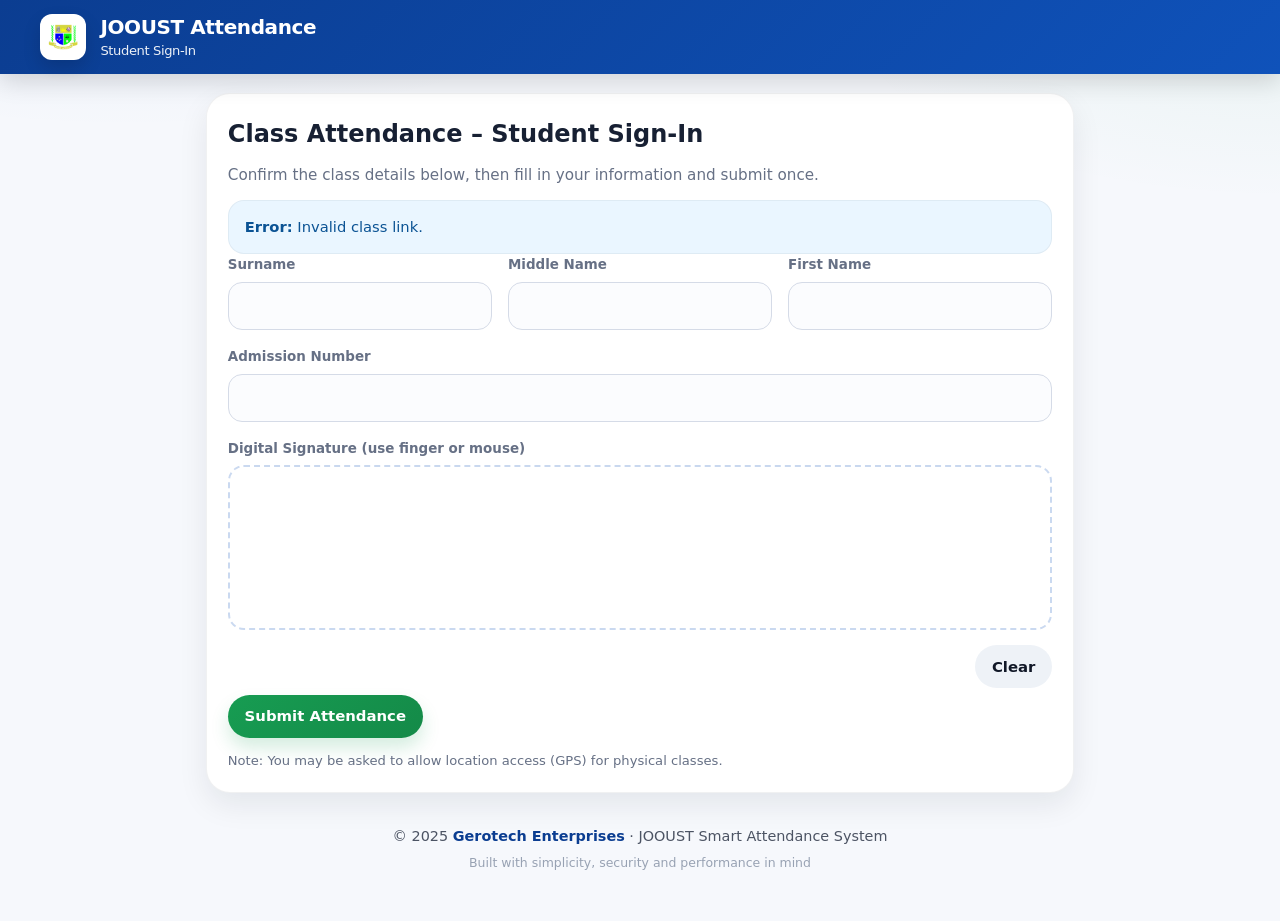
<file: student.html>
<!DOCTYPE html>
<html lang="en">
<head>
  <meta charset="UTF-8" />
  <meta name="viewport" content="width=device-width, initial-scale=1.0" />
  <title>JOOUST Attendance - Student Sign-In</title>
  <link rel="stylesheet" href="./css/styles.css" />
  <style>
    .student-wrap{
      max-width:900px;
      margin:1.2rem auto 2rem;
      padding:0 1rem;
    }
  </style>
</head>
<body>
  <header id="mainHeader">
    <div class="header-inner">
      <div class="brand">
        <img src="./assets/logo.jpg" alt="JOOUST Logo" />
        <h1>
          JOOUST Attendance
          <span>Student Sign-In</span>
        </h1>
      </div>
    </div>
  </header>

  <main class="student-wrap">
    <section class="card">
      <h2 style="margin:0 0 .6rem;">Class Attendance – Student Sign-In</h2>
      <p class="page-intro">Confirm the class details below, then fill in your information and submit once.</p>

      <div id="studentClassInfo" class="alert alert-info"></div>
      <div id="studentGeoInfo" class="alert alert-info hidden"></div>

      <div id="studentAlreadySubmitted" class="alert alert-success hidden">
        You have already submitted attendance for this class on this device.
      </div>

      <div id="studentFormWrapper">
        <div class="row">
          <div>
            <label for="stSurname">Surname</label>
            <input id="stSurname" type="text" />
          </div>
          <div>
            <label for="stMiddleName">Middle Name</label>
            <input id="stMiddleName" type="text" />
          </div>
          <div>
            <label for="stFirstName">First Name</label>
            <input id="stFirstName" type="text" />
          </div>
        </div>

        <div class="row">
          <div>
            <label for="stAdmission">Admission Number</label>
            <input id="stAdmission" type="text" />
          </div>
        </div>

        <label>Digital Signature (use finger or mouse)</label>
        <canvas id="stSignaturePad" class="signature-pad"></canvas>

        <div class="signature-actions">
          <button class="btn btn-secondary" id="stClearSignature">Clear</button>
        </div>

        <div class="btn-group">
          <button class="btn btn-success" id="stSubmit">
            <span id="stSubmitText">Submit Attendance</span>
          </button>
        </div>

        <div id="studentSubmitMsg" class="alert hidden" style="margin-top:.8rem;"></div>
      </div>

      <div class="small" style="margin-top:.8rem;">
        Note: You may be asked to allow location access (GPS) for physical classes.
      </div>
    </section>

    <div class="footer">
      © 2025 <b>Gerotech Enterprises</b> · JOOUST Smart Attendance System
      <span class="footer-sub">Built with simplicity, security and performance in mind</span>
    </div>
  </main>

  <script src="./js/app.js"></script>
  <script>
    function getQueryParam(name){
      const urlParams = new URLSearchParams(window.location.search);
      return urlParams.get(name);
    }

    function initStudentPage(){
      const classId = getQueryParam("classId");
      const msgEl = document.getElementById("studentClassInfo");

      if(!classId){
        msgEl.innerHTML = "<b>Error:</b> Invalid class link.";
        return;
      }

      const data = loadData();
      const cls = data.classes.find(c => c.id === classId);

      if(!cls){
        msgEl.innerHTML = "<b>Error:</b> Class not found.";
        return;
      }

      if(cls.status !== "open"){
        msgEl.innerHTML = "<b>This attendance session is closed.</b>";
        document.getElementById("studentFormWrapper").style.display = "none";
        return;
      }

      msgEl.innerHTML = `
        <b>${cls.courseTitle || "Course Title not set"}</b><br>
        <b>Course Code:</b> ${cls.courseCode || "-"}<br>
        <b>Faculty / School:</b> ${cls.facultySchool || "-"}<br>
        <b>Programme:</b> ${cls.programme || "-"}<br>
        <b>Academic Year:</b> ${cls.academicYear || "-"}<br>
        <b>Year of Study:</b> ${cls.yearOfStudy || "-"}<br>
        <b>Semester:</b> ${cls.semester || "-"}<br>
        <b>Lecturer:</b> ${cls.lecturerName || "-"}<br>
        <b>Mode:</b> ${cls.classMode || "physical"}<br>
        ${(cls.classMode || "physical") === "physical"
          ? `<b>Geofence:</b> ${cls.geofenceRadius || 50}m<br>`
          : ""}
        <b>Venue:</b> ${cls.venue || "-"}<br>
        <b>Date/Time:</b> ${formatDateTime(cls.dateTime)}
      `;
    }

    function checkAlreadySubmitted(classId){
      const submittedKey = "submitted_" + classId;
      if(localStorage.getItem(submittedKey)){
        document.getElementById("studentAlreadySubmitted").classList.remove("hidden");
        document.getElementById("studentFormWrapper").style.display = "none";
        return true;
      }
      return false;
    }

    function markSubmitted(classId){
      localStorage.setItem("submitted_" + classId, "true");
    }

    function getDistanceKm(lat1, lon1, lat2, lon2){
      const R = 6371;
      const dLat = (lat2 - lat1) * Math.PI / 180;
      const dLon = (lon2 - lon1) * Math.PI / 180;
      const a =
        Math.sin(dLat / 2) * Math.sin(dLat / 2) +
        Math.cos(lat1 * Math.PI / 180) * Math.cos(lat2 * Math.PI / 180) *
        Math.sin(dLon / 2) * Math.sin(dLon / 2);
      const c = 2 * Math.atan2(Math.sqrt(a), Math.sqrt(1 - a));
      return R * c;
    }

    function checkGeolocationForClass(cls, callback){
      const geoInfo = document.getElementById("studentGeoInfo");

      if((cls.classMode || "physical") === "online"){
        geoInfo.classList.remove("hidden");
        geoInfo.innerHTML = "Online class detected. Geofence check skipped.";
        callback(true);
        return;
      }

      if(!navigator.geolocation){
        geoInfo.textContent = "Geolocation not supported.";
        geoInfo.classList.remove("hidden");
        callback(false);
        return;
      }

      navigator.geolocation.getCurrentPosition(
        position=>{
          const lat = position.coords.latitude;
          const lon = position.coords.longitude;

          const distanceKm = getDistanceKm(lat, lon, cls.latitude, cls.longitude);
          const radiusKm = (cls.geofenceRadius || 50) / 1000;

          geoInfo.classList.remove("hidden");

          if(distanceKm <= radiusKm){
            geoInfo.innerHTML = `Location verified successfully. You are within ${cls.geofenceRadius || 50}m of the class location.`;
            callback(true);
          } else {
            geoInfo.innerHTML = `You are outside the allowed class geofence. Distance: ${(distanceKm * 1000).toFixed(0)}m.`;
            callback(false);
          }
        },
        ()=>{
          geoInfo.textContent = "Location access denied.";
          geoInfo.classList.remove("hidden");
          callback(false);
        },
        { enableHighAccuracy: true, timeout: 10000, maximumAge: 0 }
      );
    }

    const pad = setupSignaturePad(document.getElementById("stSignaturePad"));

    document.getElementById("stClearSignature").addEventListener("click", ()=>{
      pad.clear();
    });

    document.getElementById("stSubmit").addEventListener("click", ()=>{
      const classId = getQueryParam("classId");
      const surname = document.getElementById("stSurname").value.trim();
      const middle = document.getElementById("stMiddleName").value.trim();
      const first = document.getElementById("stFirstName").value.trim();
      const admission = document.getElementById("stAdmission").value.trim();
      const msgEl = document.getElementById("studentSubmitMsg");
      const btn = document.getElementById("stSubmit");
      const btnText = document.getElementById("stSubmitText");

      if(!surname || !first || !admission){
        setAlert(msgEl,"Please fill required fields.","danger");
        return;
      }

      if(pad.isEmpty()){
        setAlert(msgEl,"Please provide your signature before submitting.","danger");
        return;
      }

      const signature = pad.toDataUrl();

      btn.disabled = true;
      btnText.textContent = "Submitting...";

      const data = loadData();
      const cls = data.classes.find(c => c.id === classId);

      if(!cls){
        setAlert(msgEl,"Class not found.","danger");
        btn.disabled = false;
        btnText.textContent = "Submit Attendance";
        return;
      }

      if(cls.status !== "open"){
        setAlert(msgEl,"This attendance session is closed.","danger");
        btn.disabled = false;
        btnText.textContent = "Submit Attendance";
        return;
      }

      checkGeolocationForClass(cls, (allowed)=>{
        if(!allowed){
          setAlert(msgEl,"You are outside the allowed attendance location.","danger");
          btn.disabled = false;
          btnText.textContent = "Submit Attendance";
          return;
        }

        const freshData = loadData();
        const deviceFingerprint = getDeviceFingerprint();

        const duplicateAdmission = freshData.attendance.find(a =>
          a.classId === classId &&
          String(a.admission).trim().toLowerCase() === admission.toLowerCase()
        );

        if(duplicateAdmission){
          setAlert(msgEl, "This admission number has already submitted attendance for this class.", "danger");
          btn.disabled = false;
          btnText.textContent = "Submit Attendance";
          return;
        }

        const duplicateDevice = freshData.attendance.find(a =>
          a.classId === classId &&
          a.deviceFingerprint === deviceFingerprint
        );

        if(duplicateDevice){
          setAlert(msgEl, "This device has already been used to submit attendance for this class.", "danger");
          btn.disabled = false;
          btnText.textContent = "Submit Attendance";
          return;
        }

        freshData.attendance.push({
          id: uuid(),
          classId,
          surname,
          middle,
          first,
          admission,
          signature,
          deviceFingerprint,
          createdAt: new Date().toISOString()
        });

        saveData(freshData);
        markSubmitted(classId);
        setAlert(msgEl,"Attendance submitted successfully.","success");

        setTimeout(()=>{
          document.getElementById("studentFormWrapper").style.display = "none";
          document.getElementById("studentAlreadySubmitted").classList.remove("hidden");
          btn.disabled = false;
          btnText.textContent = "Submit Attendance";
        }, 700);
      });
    });

    window.addEventListener("load", ()=>{
      const classId = getQueryParam("classId");
      initStudentPage();

      if(classId){
        checkAlreadySubmitted(classId);
      }
    });
  </script>
</body>
</html>
</file>
<file: css/styles.css>
:root{
  --jooust-blue:#0f52ba;
  --jooust-blue-dark:#0b3d91;
  --jooust-green:#179c52;
  --jooust-gold:#f2c94c;
  --bg:#f4f7fb;
  --card:#ffffff;
  --text:#172033;
  --muted:#667085;
  --danger:#e11d48;
  --line:#e6eaf2;
  --shadow:0 12px 30px rgba(15,23,42,.08);
  --shadow-soft:0 8px 20px rgba(15,23,42,.05);
  --radius:20px;
}

*{
  box-sizing:border-box;
  margin:0;
  padding:0;
  font-family:"Inter",system-ui,-apple-system,BlinkMacSystemFont,"Segoe UI",sans-serif;
}

html{
  scroll-behavior:smooth;
}

body{
  background:
    radial-gradient(1000px 400px at 10% -10%, rgba(15,82,186,.08), transparent 55%),
    radial-gradient(900px 400px at 100% 0%, rgba(23,156,82,.06), transparent 50%),
    #f6f8fc;
  color:var(--text);
  line-height:1.6;
}

img{
  max-width:100%;
  display:block;
}

a{
  text-decoration:none;
  color:inherit;
}

.hidden{
  display:none !important;
}

/* HEADER */
#mainHeader{
  background:linear-gradient(135deg,var(--jooust-blue-dark),var(--jooust-blue));
  color:#fff;
  padding:14px 22px;
  box-shadow:0 8px 24px rgba(0,0,0,.14);
  position:sticky;
  top:0;
  z-index:50;
}

.header-inner{
  max-width:1200px;
  margin:0 auto;
  display:flex;
  align-items:center;
  justify-content:space-between;
  gap:1rem;
  flex-wrap:wrap;
}

.brand{
  display:flex;
  align-items:center;
  gap:.9rem;
}

.brand img{
  width:46px;
  height:46px;
  object-fit:contain;
  background:#fff;
  border-radius:12px;
  padding:5px;
  box-shadow:0 8px 18px rgba(0,0,0,.14);
}

.brand h1{
  font-size:1.25rem;
  font-weight:800;
  line-height:1.15;
  letter-spacing:-.02em;
}

.brand h1 span{
  display:block;
  margin-top:4px;
  font-size:.82rem;
  font-weight:500;
  opacity:.92;
}

.top-actions{
  display:flex;
  align-items:center;
  gap:.6rem;
  flex-wrap:wrap;
}

.user-pill{
  display:flex;
  align-items:center;
  gap:.45rem;
  padding:.48rem .85rem;
  border-radius:999px;
  background:rgba(255,255,255,.14);
  border:1px solid rgba(255,255,255,.2);
  color:#fff;
  font-size:.88rem;
}

/* MAIN */
main{
  max-width:1200px;
  margin:1.4rem auto 2rem;
  padding:0 1rem;
}

/* HERO */
.hero{
  background:
    radial-gradient(900px 300px at 15% 10%, rgba(242,201,76,.18), transparent 55%),
    radial-gradient(900px 300px at 85% 20%, rgba(23,156,82,.12), transparent 55%),
    linear-gradient(135deg, rgba(15,82,186,.08), rgba(11,61,145,.04));
  border:1px solid rgba(15,82,186,.10);
  border-radius:24px;
  box-shadow:var(--shadow);
  margin-bottom:1.2rem;
}

.hero-premium{
  padding:1.6rem;
}

.hero-premium-grid{
  display:grid;
  grid-template-columns:1.4fr .8fr;
  gap:1.25rem;
  align-items:center;
}

.eyebrow{
  display:inline-flex;
  align-items:center;
  gap:.4rem;
  padding:.42rem .8rem;
  border-radius:999px;
  background:#fff;
  border:1px solid rgba(15,82,186,.08);
  box-shadow:var(--shadow-soft);
  color:var(--jooust-blue-dark);
  font-size:.78rem;
  font-weight:800;
  letter-spacing:.02em;
  margin-bottom:.85rem;
}

.hero h2{
  font-size:2.1rem;
  line-height:1.15;
  letter-spacing:-.04em;
  margin-bottom:.8rem;
  max-width:780px;
}

.hero p{
  color:var(--muted);
  font-size:1rem;
  max-width:760px;
}

.hero-badges{
  display:flex;
  flex-wrap:wrap;
  gap:.65rem;
  margin-top:1rem;
}

.hero-badge{
  display:inline-flex;
  align-items:center;
  padding:.55rem .9rem;
  border-radius:999px;
  background:#fff;
  border:1px solid rgba(15,23,42,.06);
  box-shadow:var(--shadow-soft);
  color:var(--jooust-blue-dark);
  font-size:.86rem;
  font-weight:700;
}

.hero-mini-card{
  background:#ffffffd9;
  backdrop-filter:blur(8px);
  border-radius:18px;
  padding:1.1rem 1.1rem 1rem;
  border:1px solid rgba(15,23,42,.06);
  box-shadow:var(--shadow-soft);
}

.hero-mini-title{
  font-size:1rem;
  font-weight:800;
  color:var(--jooust-blue-dark);
  margin-bottom:.7rem;
}

.hero-mini-list{
  padding-left:1.1rem;
  color:var(--muted);
}

.hero-mini-list li{
  margin-bottom:.5rem;
}

/* AUTH PAGE */
.auth-wrap{
  max-width:1150px;
  margin:1.2rem auto 2rem;
  padding:0 1rem;
}

.auth-grid{
  display:grid;
  grid-template-columns:1.08fr .92fr;
  gap:1.2rem;
}

.improved-auth-grid{
  align-items:stretch;
}

.auth-side{
  background:linear-gradient(180deg, rgba(255,255,255,.9), rgba(248,251,255,.92));
  border:1px solid rgba(15,82,186,.08);
  border-radius:24px;
  box-shadow:var(--shadow);
  padding:1.45rem;
  min-height:100%;
}

.premium-side{
  position:relative;
  overflow:hidden;
}

.premium-side::before{
  content:"";
  position:absolute;
  inset:auto -70px -70px auto;
  width:220px;
  height:220px;
  background:radial-gradient(circle, rgba(15,82,186,.12), transparent 65%);
  pointer-events:none;
}

.section-label{
  display:inline-flex;
  align-items:center;
  padding:.38rem .7rem;
  border-radius:999px;
  background:rgba(15,82,186,.08);
  color:var(--jooust-blue-dark);
  font-size:.78rem;
  font-weight:800;
  margin-bottom:.75rem;
}

.auth-side h2{
  font-size:2rem;
  line-height:1.1;
  letter-spacing:-.03em;
  margin-bottom:.8rem;
}

.auth-side p{
  color:var(--muted);
  font-size:1rem;
  margin-bottom:1rem;
}

.feature-list{
  display:grid;
  gap:.85rem;
  margin-top:1rem;
}

.feature-item{
  background:#fff;
  border:1px solid rgba(15,23,42,.06);
  border-radius:16px;
  padding:1rem;
  box-shadow:var(--shadow-soft);
}

.premium-feature{
  display:flex;
  gap:.85rem;
  align-items:flex-start;
}

.feature-icon{
  width:44px;
  height:44px;
  border-radius:14px;
  background:linear-gradient(135deg, rgba(15,82,186,.12), rgba(23,156,82,.10));
  display:grid;
  place-items:center;
  font-size:1.15rem;
  flex-shrink:0;
}

.feature-item b{
  display:block;
  color:var(--jooust-blue-dark);
  margin-bottom:.2rem;
  font-size:.98rem;
}

/* AUTH PANEL */
.auth-panel{
  background:#fff;
  border-radius:24px;
  padding:1.4rem;
  box-shadow:var(--shadow);
  border:1px solid rgba(15,23,42,.06);
}

.premium-auth-panel{
  display:flex;
  flex-direction:column;
  justify-content:flex-start;
}

.tabs-lite{
  display:flex;
  gap:.7rem;
  margin-bottom:1.15rem;
  flex-wrap:wrap;
}

.tab-lite{
  border:none;
  cursor:pointer;
  border-radius:999px;
  padding:.78rem 1.1rem;
  font-weight:800;
  background:#eef2f7;
  color:#111827;
  transition:.15s ease;
}

.tab-lite:hover{
  transform:translateY(-1px);
}

.tab-lite.active{
  background:linear-gradient(135deg,var(--jooust-blue),var(--jooust-blue-dark));
  color:#fff;
  box-shadow:0 10px 20px rgba(15,82,186,.18);
}

.form-heading{
  margin-bottom:1rem;
}

.panel-title{
  font-size:1.7rem;
  font-weight:800;
  letter-spacing:-.03em;
  margin-bottom:.25rem;
}

.panel-subtitle{
  color:var(--muted);
  font-size:.95rem;
}

/* ROLE BOX */
.role-box{
  background:#f8fafc;
  border:1px solid var(--line);
  border-radius:16px;
  padding:.95rem 1rem;
  margin-bottom:1rem;
}

.role-box-title{
  font-size:.82rem;
  font-weight:700;
  color:var(--muted);
  margin-bottom:.65rem;
}

.role-options{
  display:flex;
  gap:1rem;
  flex-wrap:wrap;
}

.role-option{
  display:inline-flex;
  align-items:center;
  gap:.45rem;
  font-weight:600;
  color:var(--text);
}

/* FORM */
.row{
  display:grid;
  grid-template-columns:repeat(auto-fit,minmax(220px,1fr));
  gap:.9rem 1rem;
  margin-bottom:1rem;
}

label{
  display:block;
  font-size:.84rem;
  color:var(--muted);
  font-weight:600;
  margin-bottom:.38rem;
}

input,
select,
textarea{
  width:100%;
  padding:.88rem .95rem;
  border-radius:14px;
  border:1px solid #d5dbe7;
  background:#fbfcfe;
  color:var(--text);
  font-size:.95rem;
  outline:none;
  transition:.15s ease;
}

input::placeholder,
textarea::placeholder{
  color:#98a2b3;
}

input:focus,
select:focus,
textarea:focus{
  background:#fff;
  border-color:var(--jooust-blue);
  box-shadow:0 0 0 4px rgba(15,82,186,.10);
}

/* BUTTONS */
.btn{
  display:inline-flex;
  align-items:center;
  justify-content:center;
  gap:.45rem;
  padding:.78rem 1.05rem;
  border:none;
  border-radius:999px;
  cursor:pointer;
  font-size:.93rem;
  font-weight:800;
  transition:.16s ease;
  text-decoration:none;
}

.btn:hover{
  transform:translateY(-1px);
  filter:brightness(1.02);
}

.btn-primary{
  background:linear-gradient(135deg,var(--jooust-blue),var(--jooust-blue-dark));
  color:#fff;
  box-shadow:0 10px 18px rgba(15,82,186,.18);
}

.btn-success{
  background:linear-gradient(135deg,var(--jooust-green),#148a48);
  color:#fff;
  box-shadow:0 10px 18px rgba(23,156,82,.18);
}

.btn-secondary{
  background:#eef2f7;
  color:#111827;
}

.btn-danger{
  background:var(--danger);
  color:#fff;
}

.btn-outline{
  background:transparent;
  color:#fff;
  border:1px solid rgba(255,255,255,.28);
}

.btn-wide{
  min-width:180px;
}

.btn-group{
  display:flex;
  gap:.65rem;
  flex-wrap:wrap;
  margin-top:.4rem;
}

/* CARDS */
.card{
  background:#fff;
  border-radius:24px;
  padding:1.3rem;
  margin-bottom:1rem;
  box-shadow:var(--shadow);
  border:1px solid rgba(15,23,42,.06);
}

/* ALERTS */
.alert{
  padding:.9rem 1rem;
  border-radius:16px;
  margin-top:.8rem;
  font-size:.92rem;
  border:1px solid rgba(15,23,42,.05);
}

.alert-info{
  background:#eaf6ff;
  color:#0b5394;
}

.alert-success{
  background:#e7f8ec;
  color:#166534;
}

.alert-danger{
  background:#fff0f3;
  color:#991b1b;
}

/* TABLE */
table{
  width:100%;
  border-collapse:collapse;
  margin-top:.8rem;
  font-size:.9rem;
  background:#fff;
  border-radius:14px;
  overflow:hidden;
}

th, td{
  border:1px solid #e8edf5;
  padding:.78rem .7rem;
  text-align:left;
  vertical-align:top;
}

th{
  background:#eff6ff;
  color:#1d4ed8;
  font-weight:800;
}

tr:nth-child(even) td{
  background:#fcfdff;
}

/* UTILITY */
.small{
  font-size:.82rem;
  color:var(--muted);
}

.muted{
  color:var(--muted);
}

.badge{
  display:inline-block;
  padding:.2rem .58rem;
  border-radius:999px;
  font-size:.75rem;
  font-weight:800;
  background:#e5e7eb;
}

.badge.open{
  background:#dcfce7;
  color:#166534;
}

.badge.closed{
  background:#fee2e2;
  color:#b91c1c;
}

.chip{
  display:inline-flex;
  align-items:center;
  gap:.3rem;
  padding:.24rem .65rem;
  border-radius:999px;
  font-size:.78rem;
  font-weight:800;
}

.chip.green{
  background:#dcfce7;
  color:#166534;
}

.chip.red{
  background:#fee2e2;
  color:#b91c1c;
}

/* SIGNATURE */
.signature-pad{
  width:100%;
  height:165px;
  border:2px dashed rgba(15,82,186,.22);
  border-radius:16px;
  background:#fff;
  touch-action:none;
}

.signature-actions{
  display:flex;
  justify-content:flex-end;
  margin-top:.45rem;
}

/* FOOTER */
.footer{
  text-align:center;
  padding:1rem .5rem;
  color:rgba(23,32,51,.76);
  font-size:.9rem;
}

.footer b{
  color:var(--jooust-blue-dark);
}

/* ADMIN - JOOUST BRANDING */
.admin-shell{
  display:grid;
  grid-template-columns:280px 1fr;
  min-height:100vh;
  background:#f3f5fa;
}

.admin-sidebar{
  background:linear-gradient(180deg, #0b2c6b, #071a3d);
  color:#fff;
}

.admin-brand{
  display:flex;
  align-items:center;
  gap:.8rem;
  padding:1rem 1.1rem;
  border-bottom:1px solid rgba(255,255,255,.10);
  background:linear-gradient(135deg, rgba(255,255,255,.06), rgba(255,255,255,.02));
}

.admin-brand-image{
  width:52px;
  height:52px;
  object-fit:contain;
  border-radius:14px;
  background:#fff;
  padding:5px;
  box-shadow:0 8px 18px rgba(0,0,0,.18);
  flex-shrink:0;
}

.admin-brand-logo{
  width:42px;
  height:42px;
  border-radius:50%;
  background:#e5e7eb;
  color:#166534;
  display:grid;
  place-items:center;
  font-weight:900;
}

.admin-brand-title{
  font-size:1.55rem;
  font-weight:800;
  line-height:1;
  letter-spacing:-.02em;
  color:#ffffff;
}

.admin-brand-subtitle{
  margin-top:4px;
  font-size:.82rem;
  color:rgba(255,255,255,.82);
  font-weight:600;
}

.admin-menu{
  padding:.9rem;
}

.admin-menu-group{
  font-size:.8rem;
  color:#d1d5db;
  margin:1rem .7rem .55rem;
  text-transform:uppercase;
}

.admin-menu-item{
  width:100%;
  border:none;
  background:transparent;
  color:#fff;
  padding:.95rem 1rem;
  border-radius:10px;
  display:flex;
  align-items:center;
  gap:.8rem;
  cursor:pointer;
  text-align:left;
  font-size:1rem;
  margin-bottom:.35rem;
}

.admin-menu-item.active{
  background:linear-gradient(135deg, #179c52, #128243);
  position:relative;
  color:#fff;
  box-shadow:0 10px 18px rgba(23,156,82,.18);
}

.admin-menu-item.active::before{
  content:"";
  position:absolute;
  left:0;
  top:0;
  bottom:0;
  width:4px;
  background:#f2c94c;
  border-radius:8px 0 0 8px;
}

.admin-main{
  display:flex;
  flex-direction:column;
  min-width:0;
}

.admin-topbar{
  background:linear-gradient(135deg, #0f52ba, #0b3d91);
  color:#fff;
  padding:.7rem 1.2rem;
  display:flex;
  justify-content:space-between;
  align-items:center;
  gap:1rem;
  box-shadow:0 4px 16px rgba(15,82,186,.16);
}

.admin-topbar-left{
  display:flex;
  align-items:center;
  gap:1rem;
}

.admin-menu-toggle{
  background:transparent;
  border:none;
  color:#fff;
  font-size:1.4rem;
  cursor:pointer;
}

.admin-search-wrap{
  min-width:260px;
}

.admin-search{
  width:100%;
  border:none;
  border-radius:10px;
  padding:.78rem .95rem;
  background:#f8fafc;
}

.admin-search{
  width:260px;
  border:none;
  border-radius:8px;
  padding:.6rem .8rem;
  background:#f1f5f9;
  font-size:.85rem;

}

.admin-top-logo-small{
  width:30px;
  height:30px;
  object-fit:contain;
  background:#fff;
  border-radius:50%;
  padding:2px;
  
}

.admin-content{
  padding:1rem;
}

.admin-panel{
  background:#fff;
  border:1px solid #d8dce5;
  border-radius:14px;
  padding:1.35rem;
  margin-bottom:1rem;
  box-shadow:var(--shadow-soft);
}

.admin-stat-grid{
  display:grid;
  grid-template-columns:repeat(2,1fr);
  gap:1.2rem;
  margin-top:1rem;
}

.admin-stat-card{
  border-radius:12px;
  overflow:hidden;
  color:#fff;
}

.admin-stat-card.green{
  background:#038833;
}

.admin-stat-card.red{
  background:#f01914;
}

.admin-stat-number{
  font-size:3rem;
  font-weight:900;
  padding:1rem 1rem .25rem;
}

.admin-stat-label{
  font-size:1.35rem;
  padding:0 1rem 1.4rem;
}

.admin-stat-footer{
  background:rgba(0,0,0,.12);
  padding:.7rem 1rem;
  text-align:center;
  font-weight:700;
}

.admin-grid-2{
  display:grid;
  grid-template-columns:1fr 1fr;
  gap:1.2rem;
}

.admin-table-wrap{
  margin-top:1rem;
  min-height:180px;
}

/* PREMIUM UX UPGRADES */
.card,
.feature-item,
.hero-mini-card,
.auth-panel,
.auth-side,
.admin-panel{
  transition:transform .2s ease, box-shadow .2s ease, border-color .2s ease;
}

.card:hover,
.feature-item:hover,
.hero-mini-card:hover,
.auth-panel:hover,
.auth-side:hover,
.admin-panel:hover{
  transform:translateY(-2px);
  box-shadow:0 16px 34px rgba(15,23,42,.10);
}

.empty-state{
  text-align:center;
  padding:2.2rem 1rem;
  color:var(--muted);
}

.empty-state h3{
  color:var(--text);
  margin-bottom:.35rem;
  font-size:1.1rem;
  font-weight:800;
}

.empty-state p{
  max-width:420px;
  margin:0 auto;
  font-size:.92rem;
}

.input-wrap{
  position:relative;
}

.password-toggle{
  position:absolute;
  right:14px;
  top:42px;
  font-size:.8rem;
  font-weight:700;
  color:var(--jooust-blue-dark);
  cursor:pointer;
  user-select:none;
}

.btn[disabled]{
  opacity:.7;
  cursor:not-allowed;
  transform:none !important;
}

.form-success-note{
  color:#166534;
  font-size:.9rem;
  font-weight:600;
}

.footer .footer-sub{
  display:block;
  margin-top:.3rem;
  font-size:.78rem;
  color:#98a2b3;
}

.table-actions{
  display:flex;
  gap:.4rem;
  flex-wrap:wrap;
}

.soft-divider{
  height:1px;
  background:linear-gradient(90deg, transparent, rgba(15,23,42,.10), transparent);
  margin:1rem 0;
}

.status-pill{
  display:inline-flex;
  align-items:center;
  gap:.35rem;
  padding:.34rem .7rem;
  border-radius:999px;
  background:#f8fafc;
  border:1px solid #e5e7eb;
  font-size:.78rem;
  font-weight:700;
}

.page-intro{
  color:var(--muted);
  margin-top:.35rem;
  font-size:.95rem;
}

/* RESPONSIVE */
@media (max-width: 980px){
  .hero-premium-grid,
  .auth-grid,
  .admin-grid-2,
  .admin-stat-grid{
    grid-template-columns:1fr;
  }

  .admin-shell{
    grid-template-columns:1fr;
  }

  .admin-sidebar{
    display:none;
  }

  .admin-shell.sidebar-open .admin-sidebar{
    display:block;
    position:fixed;
    inset:0 auto 0 0;
    width:280px;
    height:100vh;
    z-index:1000;
  }
}

@media (max-width: 640px){
  #mainHeader{
    padding:12px 14px;
  }

  .header-inner{
    flex-direction:column;
    align-items:flex-start;
  }

  .brand{
    align-items:flex-start;
  }

  .brand h1{
    font-size:1rem;
  }

  .hero h2{
    font-size:1.55rem;
  }

  .tabs-lite{
    flex-direction:column;
  }

  .btn-wide{
    width:100%;
  }
  /* ===== ADMIN CLASSES TABLE IMPROVEMENT ===== */
.classes-table{
  width:100%;
  border-collapse:separate;
  border-spacing:0;
  overflow:hidden;
  border-radius:16px;
}

.classes-table th{
  background:#eef4fb;
  color:#1d4ed8;
  font-size:.9rem;
  font-weight:800;
  padding:1rem .8rem;
  border-bottom:1px solid #dbe5f0;
}

.classes-table td{
  padding:1rem .8rem;
  vertical-align:top;
  background:#fff;
  border-bottom:1px solid #edf2f7;
}

.classes-table tr:hover td{
  background:#f9fbff;
}

.class-title{
  font-size:1rem;
  font-weight:800;
  color:#172033;
  margin-bottom:.2rem;
}

.class-code{
  display:inline-block;
  font-size:.78rem;
  font-weight:800;
  color:#0f52ba;
  background:#edf4ff;
  padding:.22rem .5rem;
  border-radius:999px;
  margin-bottom:.45rem;
}

.class-meta{
  font-size:.84rem;
  color:#667085;
  line-height:1.6;
}

.class-meta b{
  color:#475467;
}

.mode-box{
  display:flex;
  flex-direction:column;
  gap:.35rem;
}

.mode-line{
  font-size:.84rem;
  color:#667085;
}

.mode-line b{
  color:#475467;
}

.geo-chip{
  display:inline-flex;
  align-items:center;
  gap:.3rem;
  padding:.26rem .58rem;
  border-radius:999px;
  font-size:.76rem;
  font-weight:800;
  background:#eefbf3;
  color:#157347;
  width:max-content;
}

.geo-chip.off{
  background:#f3f4f6;
  color:#6b7280;
}

.venue-box{
  font-size:.9rem;
  color:#172033;
}

.venue-time{
  margin-top:.25rem;
  font-size:.82rem;
  color:#667085;
}

.attendance-count{
  font-size:1.1rem;
  font-weight:800;
  color:#0f52ba;
}

.flag-stack{
  display:flex;
  flex-direction:column;
  gap:.45rem;
}

.flag-ok{
  display:inline-flex;
  align-items:center;
  padding:.28rem .62rem;
  border-radius:999px;
  font-size:.76rem;
  font-weight:800;
  background:#dcfce7;
  color:#166534;
  width:max-content;
}

.flag-bad{
  display:inline-flex;
  align-items:center;
  padding:.28rem .62rem;
  border-radius:999px;
  font-size:.76rem;
  font-weight:800;
  background:#fee2e2;
  color:#b91c1c;
  width:max-content;
}

.table-empty{
  padding:1.2rem 0 0;
}

@media (max-width: 980px){
  .classes-table{
    display:block;
    overflow-x:auto;
    white-space:nowrap;
  }
}

  .password-toggle{
    top:40px;
  }
}
<!DOCTYPE html>
<html lang="en">
<head>
  <meta charset="UTF-8" />
  <meta name="viewport" content="width=device-width, initial-scale=1.0" />
  <title>JOOUST Admin Dashboard</title>
  <link rel="stylesheet" href="./css/styles.css" />
</head>
<body>
  <section id="adminDashboard" class="admin-shell">
    <aside class="admin-sidebar">
      <div class="admin-brand">
        <img src="./assets/logo.jpg" alt="JOOUST Logo" class="admin-brand-image" />
        <div>
          <div class="admin-brand-title">JOOUST</div>
          <div class="admin-brand-subtitle">Attendance System</div>
        </div>
      </div>

      <nav class="admin-menu">
        <div class="admin-menu-group">MAIN</div>

        <button class="admin-menu-item active" data-admin-view="dashboardHome">
          <span>🏠</span><span>Dashboard</span>
        </button>

        <button class="admin-menu-item" data-admin-view="classesTab">
          <span>📚</span><span>Classes</span>
        </button>

        <button class="admin-menu-item" data-admin-view="lecturersTab">
          <span>👨🏽‍🏫</span><span>Lecturers</span>
        </button>

        <div class="admin-menu-group">MANAGE</div>

        <button class="admin-menu-item" data-admin-view="reportsTab">
          <span>📊</span><span>Reports</span>
        </button>

        <button class="admin-menu-item" data-admin-view="fraudTab">
          <span>🚨</span><span>Fraud Review</span>
        </button>

        <button class="admin-menu-item" data-admin-view="exportsTab">
          <span>⬇️</span><span>Raw Exports</span>
        </button>

        <div class="admin-menu-group">SETTINGS</div>

        <button class="admin-menu-item" id="adminProfileBtn">
          <span>🔐</span><span>Change Password</span>
        </button>

        <button class="admin-menu-item" id="adminLogoutBtn">
          <span>🚪</span><span>Logout</span>
        </button>
      </nav>
    </aside>

    <div class="admin-main">
      <header class="admin-topbar">
        <div class="admin-topbar-left">
          <button class="admin-menu-toggle" id="adminMenuToggle">☰</button>
          <div class="admin-search-wrap">
            <input type="text" id="adminSearchBox" class="admin-search" placeholder="Search by course title, code, programme, lecturer..." />
          </div>
        </div>

        <div class="admin-topbar-right">
          <div class="admin-user-box">
            <img src="./assets/logo.jpg" alt="JOOUST" class="admin-top-logo-small" />
            <span id="adminTopName">Admin</span>
          </div>
        </div>
      </header>

      <div class="admin-content">
        <section id="dashboardHome" class="admin-view">
          <div class="admin-panel">
            <h2>JOOUST Admin Dashboard</h2>
            <p class="page-intro">Monitor lecturers, classes, attendance, and possible fraud indicators in real time.</p>

            <div class="admin-stat-grid">
              <div class="admin-stat-card green">
                <div class="admin-stat-number" id="kpiClasses">0</div>
                <div class="admin-stat-label">Classes</div>
                <div class="admin-stat-footer">Live overview</div>
              </div>

              <div class="admin-stat-card red">
                <div class="admin-stat-number" id="kpiAttendance">0</div>
                <div class="admin-stat-label">Attendance Records</div>
                <div class="admin-stat-footer">Live overview</div>
              </div>
            </div>
          </div>

          <div class="admin-grid-2">
            <div class="admin-panel">
              <h3>Recent Classes</h3>
              <div id="recentClassesBox" class="admin-table-wrap"></div>
            </div>

            <div class="admin-panel">
              <h3>Latest Attendance</h3>
              <div id="latestAttendanceBox" class="admin-table-wrap"></div>
            </div>
          </div>
        </section>

        <section id="lecturersTab" class="admin-view hidden admin-panel">
          <h3>Lecturer Accounts</h3>
          <p class="page-intro">Approve new registrations and manage lecturer accounts.</p>
          <div id="lecturersTableWrapper" class="muted" style="margin-top:1rem;"></div>
        </section>

        <section id="classesTab" class="admin-view hidden admin-panel">
          <div class="sheet-header">
            <div>
              <h3 style="margin:.1rem 0;">All Classes</h3>
              <div class="small">Premium class monitoring with filters and direct attendance-sheet access.</div>
            </div>
          </div>

          <div class="filter-card">
            <div class="filter-toolbar">
              <div>
                <label for="adminClassFilter">Search Classes</label>
                <input id="adminClassFilter" type="text" placeholder="Search by title, code, lecturer, programme or faculty" />
              </div>

              <div>
                <label for="filterMode">Mode</label>
                <select id="filterMode">
                  <option value="">All</option>
                  <option value="physical">Physical</option>
                  <option value="online">Online</option>
                </select>
              </div>

              <div>
                <label for="filterStatus">Status</label>
                <select id="filterStatus">
                  <option value="">All</option>
                  <option value="open">Open</option>
                  <option value="closed">Closed</option>
                </select>
              </div>

              <div>
                <label for="filterFraud">Fraud Flag</label>
                <select id="filterFraud">
                  <option value="">All</option>
                  <option value="flagged">Flagged only</option>
                  <option value="clean">Clean only</option>
                </select>
              </div>
            </div>

            <div class="filter-actions">
              <button class="btn btn-primary" id="applyClassFiltersBtn">Apply Filters</button>
              <button class="btn btn-secondary" id="resetClassFiltersBtn">Reset</button>
            </div>
          </div>

          <div id="adminClassesTableWrapper" class="muted" style="margin-top:1rem;"></div>
        </section>

        <section id="classSheetTab" class="admin-view hidden admin-panel">
          <div class="sheet-header">
            <div>
              <div class="sheet-title" id="classSheetTitle">Class Attendance Sheet</div>
              <div class="sheet-subtitle" id="classSheetSubtitle">Detailed attendance records for selected class</div>
            </div>
            <div>
              <button class="back-link" id="backToClassesBtn">← Back to Classes</button>
            </div>
          </div>

          <div class="class-sheet-summary">
            <div class="sheet-stat">
              <div class="label">Total Attendance</div>
              <div class="value" id="sheetTotalAttendance">0</div>
            </div>
            <div class="sheet-stat">
              <div class="label">Class Mode</div>
              <div class="value" id="sheetClassMode">-</div>
            </div>
            <div class="sheet-stat">
              <div class="label">Venue</div>
              <div class="value" id="sheetVenue">-</div>
            </div>
            <div class="sheet-stat">
              <div class="label">Date & Time</div>
              <div class="value" id="sheetDateTime">-</div>
            </div>
          </div>

          <div class="btn-group" style="margin-bottom:1rem;">
            <button class="btn btn-primary" id="sheetExportCsvBtn">Export Attendance CSV</button>
            <button class="btn btn-secondary" id="sheetExportExcelBtn">Export Attendance Excel</button>
          </div>

          <div id="classSheetTableWrap"></div>
        </section>

        <section id="reportsTab" class="admin-view hidden admin-panel">
          <h3>Reports</h3>
          <p class="page-intro">Filter by academic and class details and export polished reports.</p>

          <div class="row">
            <div>
              <label for="repFacultySchool">Faculty / School</label>
              <input id="repFacultySchool" type="text" placeholder="e.g. School of Informatics" />
            </div>
            <div>
              <label for="repProgramme">Programme</label>
              <input id="repProgramme" type="text" placeholder="e.g. Diploma in Linux Engineering" />
            </div>
            <div>
              <label for="repAcademicYear">Academic Year</label>
              <input id="repAcademicYear" type="text" placeholder="e.g. 2025/2026" />
            </div>
          </div>

          <div class="row">
            <div>
              <label for="repYearOfStudy">Year of Study</label>
              <input id="repYearOfStudy" type="text" placeholder="e.g. Year 1" />
            </div>
            <div>
              <label for="repSemester">Semester</label>
              <input id="repSemester" type="text" placeholder="e.g. Semester 1" />
            </div>
            <div>
              <label for="repCourseTitle">Course Title</label>
              <input id="repCourseTitle" type="text" placeholder="e.g. Communication Skills" />
            </div>
          </div>

          <div class="row">
            <div>
              <label for="repCourseCode">Course Code</label>
              <input id="repCourseCode" type="text" placeholder="e.g. BIT 1203" />
            </div>
            <div>
              <label for="repLecturerName">Lecturer Name</label>
              <input id="repLecturerName" type="text" placeholder="e.g. Dr. Jane Doe" />
            </div>
            <div>
              <label for="repClassMode">Class Mode</label>
              <select id="repClassMode">
                <option value="">All</option>
                <option value="physical">Physical</option>
                <option value="online">Online</option>
              </select>
            </div>
          </div>

          <div class="row">
            <div>
              <label for="repStatus">Status</label>
              <select id="repStatus">
                <option value="">All</option>
                <option value="open">Open</option>
                <option value="closed">Closed</option>
              </select>
            </div>
          </div>

          <div class="btn-group">
            <button class="btn btn-primary" id="generateReportBtn">
              <span id="generateReportText">Generate Report</span>
            </button>
          </div>

          <div id="reportArea" class="hidden" style="margin-top:1rem;">
            <div class="btn-group">
              <button class="btn btn-primary" id="exportPdfBtn">Download PDF</button>
              <button class="btn btn-secondary" id="exportWordBtn">Download Word</button>
              <button class="btn btn-secondary" id="exportExcelBtn">Download Excel</button>
            </div>

            <div id="reportMeta" class="muted" style="margin-top:.6rem;"></div>
            <table id="reportTable"></table>
          </div>
        </section>

        <section id="fraudTab" class="admin-view hidden admin-panel">
          <h3>Fraud Review</h3>
          <p class="page-intro">Review suspicious attendance submissions such as repeated devices and duplicate admission numbers.</p>

          <div class="btn-group">
            <button class="btn btn-primary" id="refreshFraudBtn">Refresh Fraud Review</button>
            <button class="btn btn-secondary" id="exportFraudBtn">Export Fraud Report</button>
          </div>

          <div id="fraudReviewWrapper" style="margin-top:1rem;"></div>
        </section>

        <section id="exportsTab" class="admin-view hidden admin-panel">
          <h3>Raw Attendance Export</h3>
          <p class="page-intro">Export attendance with names, admission numbers, timestamps, signatures, and device fingerprint.</p>

          <div class="row">
            <div>
              <label for="rawClassPick">Pick Class</label>
              <select id="rawClassPick"></select>
            </div>
            <div>
              <label>Export Format</label>
              <div class="btn-group" style="margin-top:.2rem;">
                <button class="btn btn-primary" id="rawExportCsvBtn">Download CSV</button>
                <button class="btn btn-secondary" id="rawExportExcelBtn">Download Excel</button>
              </div>
            </div>
          </div>

          <div id="rawExportMsg" class="alert hidden"></div>
        </section>

        <div class="footer">
          © 2025 <b>Gerotech Enterprises</b> · JOOUST Smart Attendance System
          <span class="footer-sub">Built with simplicity, security and performance in mind</span>
        </div>
      </div>
    </div>
  </section>

  <div id="pwdModal" class="hidden" style="position:fixed;inset:0;z-index:9999;background:rgba(15,23,42,.62);display:flex;align-items:center;justify-content:center;padding:1rem;">
    <div class="card" style="width:min(520px,96%);box-shadow:var(--shadow-soft);">
      <h3 style="margin:.1rem 0 .6rem;">Change Password</h3>

      <div class="row">
        <div class="input-wrap">
          <label for="pwdOld">Current Password</label>
          <input id="pwdOld" type="password" />
          <span class="password-toggle" id="toggleOldPwd">Show</span>
        </div>
      </div>

      <div class="row">
        <div class="input-wrap">
          <label for="pwdNew">New Password</label>
          <input id="pwdNew" type="password" />
          <span class="password-toggle" id="toggleNewPwd">Show</span>
        </div>
        <div class="input-wrap">
          <label for="pwdNew2">Confirm New Password</label>
          <input id="pwdNew2" type="password" />
          <span class="password-toggle" id="toggleNewPwd2">Show</span>
        </div>
      </div>

      <div class="btn-group">
        <button class="btn btn-primary" id="pwdSaveBtn"><span id="pwdSaveText">Save</span></button>
        <button class="btn btn-secondary" id="pwdCloseBtn">Close</button>
      </div>

      <div id="pwdMsg" class="alert hidden" style="margin-top:.8rem;"></div>
    </div>
  </div>

  <script src="./js/app.js"></script>
  <script>
    let currentUser = null;
    let adminLiveRefresh = null;
    let selectedClassId = null;

    function setupPasswordToggle(toggleId, inputId){
      const toggle = document.getElementById(toggleId);
      const input = document.getElementById(inputId);

      toggle.addEventListener("click", ()=>{
        if(input.type === "password"){
          input.type = "text";
          toggle.textContent = "Hide";
        } else {
          input.type = "password";
          toggle.textContent = "Show";
        }
      });
    }

    function showEmptyState(el, title, message){
      el.innerHTML = `
        <div class="empty-state">
          <h3>${title}</h3>
          <p>${message}</p>
        </div>
      `;
    }

    function showAdminView(viewId){
      document.querySelectorAll(".admin-view").forEach(v=>{
        v.classList.toggle("hidden", v.id !== viewId);
      });

      document.querySelectorAll(".admin-menu-item[data-admin-view]").forEach(btn=>{
        btn.classList.toggle("active", btn.getAttribute("data-admin-view") === viewId);
      });
    }

    function setupAdminMenu(){
      document.querySelectorAll(".admin-menu-item[data-admin-view]").forEach(btn=>{
        btn.addEventListener("click", ()=>{
          showAdminView(btn.getAttribute("data-admin-view"));
        });
      });

      document.getElementById("adminMenuToggle").addEventListener("click", ()=>{
        document.getElementById("adminDashboard").classList.toggle("sidebar-open");
      });

      document.getElementById("adminProfileBtn").addEventListener("click", ()=>{
        clearAlert(document.getElementById("pwdMsg"));
        document.getElementById("pwdOld").value = "";
        document.getElementById("pwdNew").value = "";
        document.getElementById("pwdNew2").value = "";
        document.getElementById("pwdModal").classList.remove("hidden");
      });

      document.getElementById("adminLogoutBtn").addEventListener("click", ()=>{
        localStorage.removeItem("currentUser");
        window.location.href = "index.html";
      });
    }

    function fraudSummaryForClass(classId, attendance){
      const classAttendance = attendance.filter(a=>a.classId === classId);
      const deviceCounts = {};
      const admissionCounts = {};

      classAttendance.forEach(a=>{
        if(a.deviceFingerprint){
          deviceCounts[a.deviceFingerprint] = (deviceCounts[a.deviceFingerprint] || 0) + 1;
        }
        const adm = String(a.admission || "").trim().toLowerCase();
        if(adm){
          admissionCounts[adm] = (admissionCounts[adm] || 0) + 1;
        }
      });

      return {
        repeatedDevices: Object.values(deviceCounts).filter(n=>n > 1).length,
        repeatedAdmissions: Object.values(admissionCounts).filter(n=>n > 1).length
      };
    }

    function getFraudCases(){
      const data = loadData();
      const fraudCases = [];
      const byClass = {};

      data.attendance.forEach(record=>{
        if(!byClass[record.classId]) byClass[record.classId] = [];
        byClass[record.classId].push(record);
      });

      Object.keys(byClass).forEach(classId=>{
        const records = byClass[classId];
        const cls = data.classes.find(c=>c.id === classId);
        const deviceMap = {};
        const admissionMap = {};

        records.forEach(r=>{
          const device = r.deviceFingerprint || "";
          const admission = String(r.admission || "").trim().toLowerCase();

          if(device){
            if(!deviceMap[device]) deviceMap[device] = [];
            deviceMap[device].push(r);
          }

          if(admission){
            if(!admissionMap[admission]) admissionMap[admission] = [];
            admissionMap[admission].push(r);
          }
        });

        Object.keys(deviceMap).forEach(device=>{
          if(deviceMap[device].length > 1){
            deviceMap[device].forEach(r=>{
              fraudCases.push({
                classId,
                classLabel: cls ? `${cls.courseTitle || ""} (${cls.courseCode || ""})` : classId,
                studentName: `${r.surname || ""} ${r.first || ""}`.trim(),
                admission: r.admission || "",
                deviceFingerprint: r.deviceFingerprint || "",
                issue: "Repeated device",
                createdAt: r.createdAt || ""
              });
            });
          }
        });

        Object.keys(admissionMap).forEach(admission=>{
          if(admissionMap[admission].length > 1){
            admissionMap[admission].forEach(r=>{
              fraudCases.push({
                classId,
                classLabel: cls ? `${cls.courseTitle || ""} (${cls.courseCode || ""})` : classId,
                studentName: `${r.surname || ""} ${r.first || ""}`.trim(),
                admission: r.admission || "",
                deviceFingerprint: r.deviceFingerprint || "",
                issue: "Repeated admission",
                createdAt: r.createdAt || ""
              });
            });
          }
        });
      });

      return fraudCases;
    }

    function renderFraudReview(){
      const wrapper = document.getElementById("fraudReviewWrapper");
      const fraudCases = getFraudCases();
      const data = loadData();

      if(!fraudCases.length){
        wrapper.innerHTML = `
          <div class="empty-state">
            <h3>No fraud flags found</h3>
            <p>System clean ✔</p>
          </div>
        `;
        return;
      }

      wrapper.innerHTML = `
        <table>
          <thead>
            <tr>
              <th>Class</th>
              <th>Student</th>
              <th>Admission</th>
              <th>Device</th>
              <th>Issue</th>
              <th>Status</th>
              <th>Actions</th>
            </tr>
          </thead>
          <tbody>
            ${fraudCases.map(item=>{
              const isReviewed = data.fraudReviewed.includes(item.createdAt);

              return `
                <tr>
                  <td>${item.classLabel}</td>
                  <td>${item.studentName}</td>
                  <td>${item.admission}</td>
                  <td class="small">${item.deviceFingerprint}</td>
                  <td><span class="chip red">${item.issue}</span></td>
                  <td>${isReviewed ? `<span class="chip green">Reviewed</span>` : `<span class="chip red">Pending</span>`}</td>
                  <td>
                    <div class="table-actions">
                      <button class="btn btn-danger" onclick="deleteFraudRecord('${item.createdAt}')">Delete</button>
                      <button class="btn btn-secondary" onclick="markFraudReviewed('${item.createdAt}')">Mark Reviewed</button>
                    </div>
                  </td>
                </tr>
              `;
            }).join("")}
          </tbody>
        </table>
      `;
    }

    function deleteFraudRecord(createdAt){
      if(!confirm("Delete this suspicious attendance record?")) return;

      const data = loadData();
      data.attendance = data.attendance.filter(a => a.createdAt !== createdAt);
      data.fraudReviewed = data.fraudReviewed.filter(x => x !== createdAt);

      saveData(data);
      renderFraudReview();
      renderAdminClasses();
      renderDashboardHome();
      if(selectedClassId) openClassSheet(selectedClassId);
    }

    function markFraudReviewed(createdAt){
      const data = loadData();
      if(!data.fraudReviewed.includes(createdAt)){
        data.fraudReviewed.push(createdAt);
      }
      saveData(data);
      renderFraudReview();
    }

    function renderDashboardHome(){
      const data = loadData();

      document.getElementById("kpiClasses").textContent = data.classes.length;
      document.getElementById("kpiAttendance").textContent = data.attendance.length;

      const recentClasses = data.classes.slice().sort((a,b)=>(b.dateTime || "").localeCompare(a.dateTime || "")).slice(0,5);
      const latestAttendance = data.attendance.slice().sort((a,b)=>(b.createdAt || "").localeCompare(a.createdAt || "")).slice(0,5);

      const recentBox = document.getElementById("recentClassesBox");
      const latestBox = document.getElementById("latestAttendanceBox");

      if(!recentClasses.length){
        showEmptyState(recentBox, "No classes yet", "Classes created by lecturers will appear here.");
      } else {
        recentBox.innerHTML = `
          <table>
            <thead>
              <tr>
                <th>Course</th>
                <th>Code</th>
                <th>Lecturer</th>
                <th>Date</th>
              </tr>
            </thead>
            <tbody>
              ${recentClasses.map(c=>`
                <tr>
                  <td>${c.courseTitle || ""}</td>
                  <td>${c.courseCode || ""}</td>
                  <td>${c.lecturerName || ""}</td>
                  <td>${formatDateTime(c.dateTime)}</td>
                </tr>
              `).join("")}
            </tbody>
          </table>
        `;
      }

      if(!latestAttendance.length){
        showEmptyState(latestBox, "No attendance yet", "Submitted student attendance will appear here.");
      } else {
        latestBox.innerHTML = `
          <table>
            <thead>
              <tr>
                <th>Name</th>
                <th>Admission</th>
                <th>Time</th>
              </tr>
            </thead>
            <tbody>
              ${latestAttendance.map(a=>`
                <tr>
                  <td>${a.surname} ${a.first}</td>
                  <td>${a.admission}</td>
                  <td>${formatDateTime(a.createdAt)}</td>
                </tr>
              `).join("")}
            </tbody>
          </table>
        `;
      }
    }

    function renderAdminLecturers(){
      const wrapper = document.getElementById("lecturersTableWrapper");
      const data = loadData();

      if(!data.lecturers.length){
        showEmptyState(wrapper, "No lecturers registered", "New lecturer registrations will appear here for approval.");
        return;
      }

      wrapper.innerHTML = `
        <table>
          <thead>
            <tr>
              <th>Lecturer</th>
              <th>PF/ID</th>
              <th>Username</th>
              <th>Status</th>
              <th>Actions</th>
            </tr>
          </thead>
          <tbody>
            ${data.lecturers.map(lec=>`
              <tr>
                <td><b>${lec.salutation} ${lec.fullName}</b></td>
                <td>${lec.pf}</td>
                <td>${lec.username}</td>
                <td>${lec.approved ? `<span class="chip green">Approved</span>` : `<span class="chip red">Pending</span>`}</td>
                <td>
                  <div class="table-actions">
                    <button class="btn ${lec.approved ? "btn-secondary" : "btn-success"}" onclick="toggleLecturer('${lec.id}')">
                      ${lec.approved ? "Revoke" : "Approve"}
                    </button>
                    <button class="btn btn-danger" onclick="resetLecturerPwd('${lec.id}')">Reset Password</button>
                  </div>
                </td>
              </tr>
            `).join("")}
          </tbody>
        </table>
      `;
    }

    function toggleLecturer(id){
      const data = loadData();
      const lecturer = data.lecturers.find(l=>l.id===id);
      if(!lecturer) return;
      lecturer.approved = !lecturer.approved;
      saveData(data);
      renderAdminLecturers();
    }

    function resetLecturerPwd(id){
      const data = loadData();
      const lecturer = data.lecturers.find(l=>l.id===id);
      if(!lecturer) return;
      const newPwd = prompt("Enter new password for lecturer:", "1234");
      if(!newPwd) return;
      lecturer.password = newPwd;
      saveData(data);
      alert("Lecturer password reset successfully.");
    }

    function classMatchesSearch(cls, q){
      const s = q.toLowerCase();
      return (
        (cls.courseTitle || "").toLowerCase().includes(s) ||
        (cls.courseCode || "").toLowerCase().includes(s) ||
        (cls.lecturerName || "").toLowerCase().includes(s) ||
        (cls.programme || "").toLowerCase().includes(s) ||
        (cls.facultySchool || "").toLowerCase().includes(s) ||
        (cls.academicYear || "").toLowerCase().includes(s) ||
        (cls.yearOfStudy || "").toLowerCase().includes(s) ||
        (cls.semester || "").toLowerCase().includes(s) ||
        (cls.classMode || "").toLowerCase().includes(s)
      );
    }

    function getFilteredClasses(){
      const data = loadData();
      const q = document.getElementById("adminClassFilter").value.trim();
      const mode = document.getElementById("filterMode").value;
      const status = document.getElementById("filterStatus").value;
      const fraudFilter = document.getElementById("filterFraud").value;

      return data.classes.filter(cls=>{
        const textMatch = !q || classMatchesSearch(cls, q);
        const modeMatch = !mode || (cls.classMode || "physical") === mode;
        const statusMatch = !status || cls.status === status;

        const fraud = fraudSummaryForClass(cls.id, data.attendance);
        const isFlagged = fraud.repeatedDevices > 0 || fraud.repeatedAdmissions > 0;

        const fraudMatch =
          !fraudFilter ||
          (fraudFilter === "flagged" && isFlagged) ||
          (fraudFilter === "clean" && !isFlagged);

        return textMatch && modeMatch && statusMatch && fraudMatch;
      });
    }

    function renderAdminClasses(){
      const wrap = document.getElementById("adminClassesTableWrapper");
      const data = loadData();
      const filtered = getFilteredClasses();

      if(!data.classes.length){
        wrap.innerHTML = `
          <div class="table-empty">
            <div class="empty-state">
              <h3>No classes available</h3>
              <p>Classes created by lecturers will appear here for monitoring.</p>
            </div>
          </div>
        `;
        return;
      }

      if(!filtered.length){
        wrap.innerHTML = `
          <div class="table-empty">
            <div class="empty-state">
              <h3>No matching classes</h3>
              <p>Adjust your filters and try again.</p>
            </div>
          </div>
        `;
        return;
      }

      function line(label, value){
        return value ? `<div class="class-meta"><b>${label}:</b> ${value}</div>` : "";
      }

      wrap.innerHTML = `
        <div class="premium-table-wrap">
          <table class="classes-table">
            <thead>
              <tr>
                <th style="width:22%;">Course Details</th>
                <th style="width:28%;">Programme Info</th>
                <th style="width:18%;">Mode / Geofence</th>
                <th style="width:17%;">Venue / Date</th>
                <th style="width:8%;">Status</th>
                <th style="width:9%;">Attendance</th>
                <th style="width:12%;">Fraud Flags</th>
              </tr>
            </thead>
            <tbody>
              ${filtered.map(cls=>{
                const count = data.attendance.filter(a=>a.classId === cls.id).length;
                const fraud = fraudSummaryForClass(cls.id, data.attendance);
                const isPhysical = (cls.classMode || "physical") === "physical";

                return `
                  <tr>
                    <td>
                      <div class="class-title">${cls.courseTitle || "Untitled Class"}</div>
                      ${cls.courseCode ? `<div class="class-code">${cls.courseCode}</div>` : ""}
                      <div class="class-meta"><b>Lecturer:</b> ${cls.lecturerName || "-"}</div>
                    </td>

                    <td>
                      ${line("Faculty / School", cls.facultySchool)}
                      ${line("Programme", cls.programme)}
                      ${line("Academic Year", cls.academicYear)}
                      ${line("Year of Study", cls.yearOfStudy)}
                      ${line("Semester", cls.semester)}
                    </td>

                    <td>
                      <div class="mode-box">
                        <div class="mode-line"><b>Mode:</b> ${isPhysical ? "Physical" : "Online"}</div>
                        ${
                          isPhysical
                            ? `<div class="geo-chip">Geofence ${cls.geofenceRadius || 50}m</div>`
                            : `<div class="geo-chip off">No geofence</div>`
                        }
                        ${
                          isPhysical && cls.latitude && cls.longitude
                            ? `<div class="mode-line"><b>Coords:</b> ${Number(cls.latitude).toFixed(5)}, ${Number(cls.longitude).toFixed(5)}</div>`
                            : ""
                        }
                      </div>
                    </td>

                    <td>
                      <div class="venue-box">${cls.venue || "-"}</div>
                      <div class="venue-time">${formatDateTime(cls.dateTime)}</div>
                    </td>

                    <td>
                      ${
                        cls.status === "open"
                          ? `<span class="badge open">Open</span>`
                          : `<span class="badge closed">Closed</span>`
                      }
                    </td>

                    <td>
                      <a href="#" class="attendance-link" onclick="openClassSheet('${cls.id}'); return false;">${count}</a>
                    </td>

                    <td>
                      <div class="flag-stack">
                        ${
                          fraud.repeatedDevices > 0
                            ? `<span class="flag-bad">Repeated device</span>`
                            : `<span class="flag-ok">Device OK</span>`
                        }
                        ${
                          fraud.repeatedAdmissions > 0
                            ? `<span class="flag-bad">Admission issue</span>`
                            : `<span class="flag-ok">Admission OK</span>`
                        }
                      </div>
                    </td>
                  </tr>
                `;
              }).join("")}
            </tbody>
          </table>
        </div>
      `;
    }

    function openClassSheet(classId){
      const data = loadData();
      const cls = data.classes.find(c=>c.id === classId);
      const attendance = data.attendance.filter(a=>a.classId === classId);

      if(!cls) return;

      selectedClassId = classId;

      document.getElementById("classSheetTitle").textContent = `${cls.courseTitle || "Class"} Attendance Sheet`;
      document.getElementById("classSheetSubtitle").textContent =
        `${cls.courseCode || ""} · ${cls.lecturerName || ""} · ${cls.programme || ""}`;

      document.getElementById("sheetTotalAttendance").textContent = attendance.length;
      document.getElementById("sheetClassMode").textContent = cls.classMode || "physical";
      document.getElementById("sheetVenue").textContent = cls.venue || "-";
      document.getElementById("sheetDateTime").textContent = formatDateTime(cls.dateTime);

      const wrap = document.getElementById("classSheetTableWrap");

      if(!attendance.length){
        wrap.innerHTML = `
          <div class="table-empty">
            <div class="empty-state">
              <h3>No attendance records yet</h3>
              <p>Submitted students will appear here once attendance begins.</p>
            </div>
          </div>
        `;
      } else {
        wrap.innerHTML = `
          <div class="premium-table-wrap">
            <table class="classes-table sheet-att-table">
              <thead>
                <tr>
                  <th>#</th>
                  <th>Surname</th>
                  <th>Middle Name</th>
                  <th>First Name</th>
                  <th>Admission</th>
                  <th>Device Fingerprint</th>
                  <th>Time</th>
                  <th>Signature</th>
                </tr>
              </thead>
              <tbody>
                ${attendance.map((a, i)=>`
                  <tr>
                    <td>${i + 1}</td>
                    <td>${a.surname || ""}</td>
                    <td>${a.middle || ""}</td>
                    <td>${a.first || ""}</td>
                    <td>${a.admission || ""}</td>
                    <td class="small">${a.deviceFingerprint || ""}</td>
                    <td>${formatDateTime(a.createdAt)}</td>
                    <td>${a.signature ? `<img src="${a.signature}" alt="Signature" />` : "-"}</td>
                  </tr>
                `).join("")}
              </tbody>
            </table>
          </div>
        `;
      }

      showAdminView("classSheetTab");
    }

    function exportSelectedClassCsv(){
      if(!selectedClassId) return;
      const data = loadData();
      const rows = data.attendance
        .filter(a=>a.classId===selectedClassId)
        .map(a=>[
          a.surname,
          a.middle || "",
          a.first,
          a.admission,
          a.deviceFingerprint || "",
          a.createdAt,
          a.signature || ""
        ]);

      if(!rows.length){
        alert("No attendance records found for this class.");
        return;
      }

      const header = ["Surname","Middle Name","First Name","Admission","DeviceFingerprint","Timestamp","Signature"];
      const csv = [header, ...rows]
        .map(r=>r.map(v=>`"${String(v).replace(/"/g,'""')}"`).join(","))
        .join("\n");

      downloadBlob(csv, `class_attendance_${selectedClassId}.csv`, "text/csv;charset=utf-8;");
    }

    function exportSelectedClassExcel(){
      if(!selectedClassId) return;
      const data = loadData();
      const rows = data.attendance
        .filter(a=>a.classId===selectedClassId)
        .map(a=>({
          Surname: a.surname,
          MiddleName: a.middle || "",
          FirstName: a.first,
          Admission: a.admission,
          DeviceFingerprint: a.deviceFingerprint || "",
          Timestamp: a.createdAt,
          Signature: a.signature || ""
        }));

      if(!rows.length){
        alert("No attendance records found for this class.");
        return;
      }

      exportJsonToExcel(rows, `class_attendance_${selectedClassId}.xlsx`, "Attendance");
    }

    function refreshClassPickers(){
      const pick = document.getElementById("rawClassPick");
      const data = loadData();

      const all = data.classes.slice().sort((a,b)=>(b.dateTime || "").localeCompare(a.dateTime || ""));

      pick.innerHTML =
        `<option value="">Select Class</option>` +
        all.map(c=>`
          <option value="${c.id}">
            ${c.courseTitle || ""} - ${c.courseCode || ""} - ${formatDateTime(c.dateTime)}
          </option>
        `).join("");
    }

    function getFilteredReportClasses(){
      const data = loadData();

      const facultySchool = document.getElementById("repFacultySchool").value.trim().toLowerCase();
      const programme = document.getElementById("repProgramme").value.trim().toLowerCase();
      const academicYear = document.getElementById("repAcademicYear").value.trim().toLowerCase();
      const yearOfStudy = document.getElementById("repYearOfStudy").value.trim().toLowerCase();
      const semester = document.getElementById("repSemester").value.trim().toLowerCase();
      const courseTitle = document.getElementById("repCourseTitle").value.trim().toLowerCase();
      const courseCode = document.getElementById("repCourseCode").value.trim().toLowerCase();
      const lecturerName = document.getElementById("repLecturerName").value.trim().toLowerCase();
      const classMode = document.getElementById("repClassMode").value;
      const status = document.getElementById("repStatus").value;

      return data.classes.filter(cls=>{
        return (!facultySchool || (cls.facultySchool || "").toLowerCase().includes(facultySchool)) &&
               (!programme || (cls.programme || "").toLowerCase().includes(programme)) &&
               (!academicYear || (cls.academicYear || "").toLowerCase().includes(academicYear)) &&
               (!yearOfStudy || (cls.yearOfStudy || "").toLowerCase().includes(yearOfStudy)) &&
               (!semester || (cls.semester || "").toLowerCase().includes(semester)) &&
               (!courseTitle || (cls.courseTitle || "").toLowerCase().includes(courseTitle)) &&
               (!courseCode || (cls.courseCode || "").toLowerCase().includes(courseCode)) &&
               (!lecturerName || (cls.lecturerName || "").toLowerCase().includes(lecturerName)) &&
               (!classMode || cls.classMode === classMode) &&
               (!status || cls.status === status);
      });
    }

    function renderReportTable(items){
      const table = document.getElementById("reportTable");
      const meta = document.getElementById("reportMeta");
      const reportArea = document.getElementById("reportArea");
      const data = loadData();

      reportArea.classList.remove("hidden");
      meta.textContent = `Total matching classes: ${items.length}`;

      table.innerHTML = `
        <thead>
          <tr>
            <th>Course Title</th>
            <th>Course Code</th>
            <th>Faculty / School</th>
            <th>Programme</th>
            <th>Academic Year</th>
            <th>Year of Study</th>
            <th>Semester</th>
            <th>Lecturer</th>
            <th>Mode</th>
            <th>Geofence</th>
            <th>Venue</th>
            <th>Date</th>
            <th>Status</th>
            <th>Attendance</th>
          </tr>
        </thead>
        <tbody>
          ${items.map(cls=>`
            <tr>
              <td>${cls.courseTitle || ""}</td>
              <td>${cls.courseCode || ""}</td>
              <td>${cls.facultySchool || ""}</td>
              <td>${cls.programme || ""}</td>
              <td>${cls.academicYear || ""}</td>
              <td>${cls.yearOfStudy || ""}</td>
              <td>${cls.semester || ""}</td>
              <td>${cls.lecturerName || ""}</td>
              <td>${cls.classMode || "physical"}</td>
              <td>${(cls.classMode || "physical") === "physical" ? ((cls.geofenceRadius || 50) + "m") : "N/A"}</td>
              <td>${cls.venue || ""}</td>
              <td>${formatDateTime(cls.dateTime)}</td>
              <td>${cls.status || ""}</td>
              <td>${data.attendance.filter(a=>a.classId === cls.id).length}</td>
            </tr>
          `).join("")}
        </tbody>
      `;
    }

    function startAdminLiveRefresh(){
      if(adminLiveRefresh) clearInterval(adminLiveRefresh);

      adminLiveRefresh = setInterval(()=>{
        renderDashboardHome();
        renderAdminLecturers();
        renderAdminClasses();
        refreshClassPickers();
        renderFraudReview();
        if(selectedClassId && !document.getElementById("classSheetTab").classList.contains("hidden")){
          openClassSheet(selectedClassId);
        }
      }, 4000);
    }

    setupPasswordToggle("toggleOldPwd","pwdOld");
    setupPasswordToggle("toggleNewPwd","pwdNew");
    setupPasswordToggle("toggleNewPwd2","pwdNew2");

    document.getElementById("pwdCloseBtn").addEventListener("click", ()=>{
      document.getElementById("pwdModal").classList.add("hidden");
    });

    document.getElementById("pwdSaveBtn").addEventListener("click", ()=>{
      const oldP = document.getElementById("pwdOld").value;
      const newP = document.getElementById("pwdNew").value;
      const newP2 = document.getElementById("pwdNew2").value;
      const msgEl = document.getElementById("pwdMsg");
      const btn = document.getElementById("pwdSaveBtn");
      const btnText = document.getElementById("pwdSaveText");

      if(!currentUser || !oldP || !newP || !newP2){
        setAlert(msgEl,"Fill all fields.","danger");
        return;
      }
      if(newP.length < 4){
        setAlert(msgEl,"New password too short (min 4).","danger");
        return;
      }
      if(newP !== newP2){
        setAlert(msgEl,"New passwords do not match.","danger");
        return;
      }

      btn.disabled = true;
      btnText.textContent = "Saving...";

      setTimeout(()=>{
        const data = loadData();
        const admin = data.admins.find(a=>a.username === currentUser.username);

        if(!admin || admin.password !== oldP){
          setAlert(msgEl,"Current password is wrong.","danger");
          btn.disabled = false;
          btnText.textContent = "Save";
          return;
        }

        admin.password = newP;
        saveData(data);
        setAlert(msgEl,"Password updated successfully.","success");
        btn.disabled = false;
        btnText.textContent = "Save";
      }, 700);
    });

    document.getElementById("adminClassFilter").addEventListener("input", renderAdminClasses);
    document.getElementById("filterMode").addEventListener("change", renderAdminClasses);
    document.getElementById("filterStatus").addEventListener("change", renderAdminClasses);
    document.getElementById("filterFraud").addEventListener("change", renderAdminClasses);
    document.getElementById("applyClassFiltersBtn").addEventListener("click", renderAdminClasses);

    document.getElementById("resetClassFiltersBtn").addEventListener("click", ()=>{
      document.getElementById("adminClassFilter").value = "";
      document.getElementById("filterMode").value = "";
      document.getElementById("filterStatus").value = "";
      document.getElementById("filterFraud").value = "";
      renderAdminClasses();
    });

    document.getElementById("backToClassesBtn").addEventListener("click", ()=>{
      showAdminView("classesTab");
    });

    document.getElementById("sheetExportCsvBtn").addEventListener("click", exportSelectedClassCsv);
    document.getElementById("sheetExportExcelBtn").addEventListener("click", exportSelectedClassExcel);

    document.getElementById("generateReportBtn").addEventListener("click", ()=>{
      const btn = document.getElementById("generateReportBtn");
      const btnText = document.getElementById("generateReportText");

      btn.disabled = true;
      btnText.textContent = "Generating...";

      setTimeout(()=>{
        renderReportTable(getFilteredReportClasses());
        btn.disabled = false;
        btnText.textContent = "Generate Report";
      }, 600);
    });

    document.getElementById("refreshFraudBtn").addEventListener("click", renderFraudReview);

    document.getElementById("exportFraudBtn").addEventListener("click", ()=>{
      const fraudCases = getFraudCases();

      if(!fraudCases.length){
        alert("No fraud data to export.");
        return;
      }

      const rows = fraudCases.map(f=>({
        Class: f.classLabel,
        Student: f.studentName,
        Admission: f.admission,
        Device: f.deviceFingerprint,
        Issue: f.issue,
        Time: f.createdAt
      }));

      exportJsonToExcel(rows, "fraud_report.xlsx", "Fraud");
    });

    document.getElementById("rawExportCsvBtn").addEventListener("click", ()=>{
      const classId = document.getElementById("rawClassPick").value;
      const msgEl = document.getElementById("rawExportMsg");

      if(!classId){
        setAlert(msgEl,"Please pick a class first.","danger");
        return;
      }

      const data = loadData();
      const rows = data.attendance
        .filter(a=>a.classId===classId)
        .map(a=>[
          a.surname,
          a.middle || "",
          a.first,
          a.admission,
          a.deviceFingerprint || "",
          a.createdAt,
          a.signature || ""
        ]);

      if(!rows.length){
        setAlert(msgEl,"No attendance records found for this class.","danger");
        return;
      }

      const header = ["Surname","Middle Name","First Name","Admission","DeviceFingerprint","Timestamp","Signature"];
      const csv = [header, ...rows]
        .map(r=>r.map(v=>`"${String(v).replace(/"/g,'""')}"`).join(","))
        .join("\n");

      downloadBlob(csv, `attendance_${classId}.csv`, "text/csv;charset=utf-8;");
      setAlert(msgEl,"CSV export ready.","success");
    });

    document.getElementById("rawExportExcelBtn").addEventListener("click", ()=>{
      const classId = document.getElementById("rawClassPick").value;
      const msgEl = document.getElementById("rawExportMsg");

      if(!classId){
        setAlert(msgEl,"Please pick a class first.","danger");
        return;
      }

      const data = loadData();
      const rows = data.attendance
        .filter(a=>a.classId===classId)
        .map(a=>({
          Surname: a.surname,
          MiddleName: a.middle || "",
          FirstName: a.first,
          Admission: a.admission,
          DeviceFingerprint: a.deviceFingerprint || "",
          Timestamp: a.createdAt,
          Signature: a.signature || ""
        }));

      if(!rows.length){
        setAlert(msgEl,"No attendance records found for this class.","danger");
        return;
      }

      exportJsonToExcel(rows, `attendance_${classId}.xlsx`, "Attendance");
      setAlert(msgEl,"Excel export ready.","success");
    });

    document.getElementById("exportExcelBtn").addEventListener("click", ()=>{
      const items = getFilteredReportClasses();
      const data = loadData();

      const rows = items.map(cls=>({
        CourseTitle: cls.courseTitle || "",
        CourseCode: cls.courseCode || "",
        FacultySchool: cls.facultySchool || "",
        Programme: cls.programme || "",
        AcademicYear: cls.academicYear || "",
        YearOfStudy: cls.yearOfStudy || "",
        Semester: cls.semester || "",
        Lecturer: cls.lecturerName || "",
        Mode: cls.classMode || "physical",
        Geofence: (cls.classMode || "physical") === "physical" ? ((cls.geofenceRadius || 50) + "m") : "N/A",
        Venue: cls.venue || "",
        Date: formatDateTime(cls.dateTime),
        Status: cls.status || "",
        Attendance: data.attendance.filter(a=>a.classId===cls.id).length
      }));

      exportJsonToExcel(rows, "admin_report.xlsx", "Report");
    });

    document.getElementById("exportWordBtn").addEventListener("click", ()=>{
      exportHtmlToWord("Admin Attendance Report", document.getElementById("reportTable").outerHTML, "admin_report.doc");
    });

    document.getElementById("exportPdfBtn").addEventListener("click", ()=>{
      exportTableToPdf("Admin Attendance Report", "reportTable", "admin_report.pdf");
    });

    console.log("Stored currentUser =", localStorage.getItem("currentUser"));

    window.addEventListener("load", ()=>{
      let savedUser = null;

      try{
        savedUser = JSON.parse(localStorage.getItem("currentUser"));
      } catch(e){
        savedUser = null;
      }

      if(!savedUser){
        window.location.href = "index.html";
        return;
      }

      if(savedUser.role !== "admin"){
        window.location.href = "index.html";
        return;
      }

      currentUser = savedUser;
      document.getElementById("adminTopName").textContent = currentUser.username || "Admin";

      setupAdminMenu();
      renderDashboardHome();
      renderAdminLecturers();
      renderAdminClasses();
      refreshClassPickers();
      renderFraudReview();
      showAdminView("dashboardHome");
      startAdminLiveRefresh();
    });
  </script>
</body>
</html>
</file>
